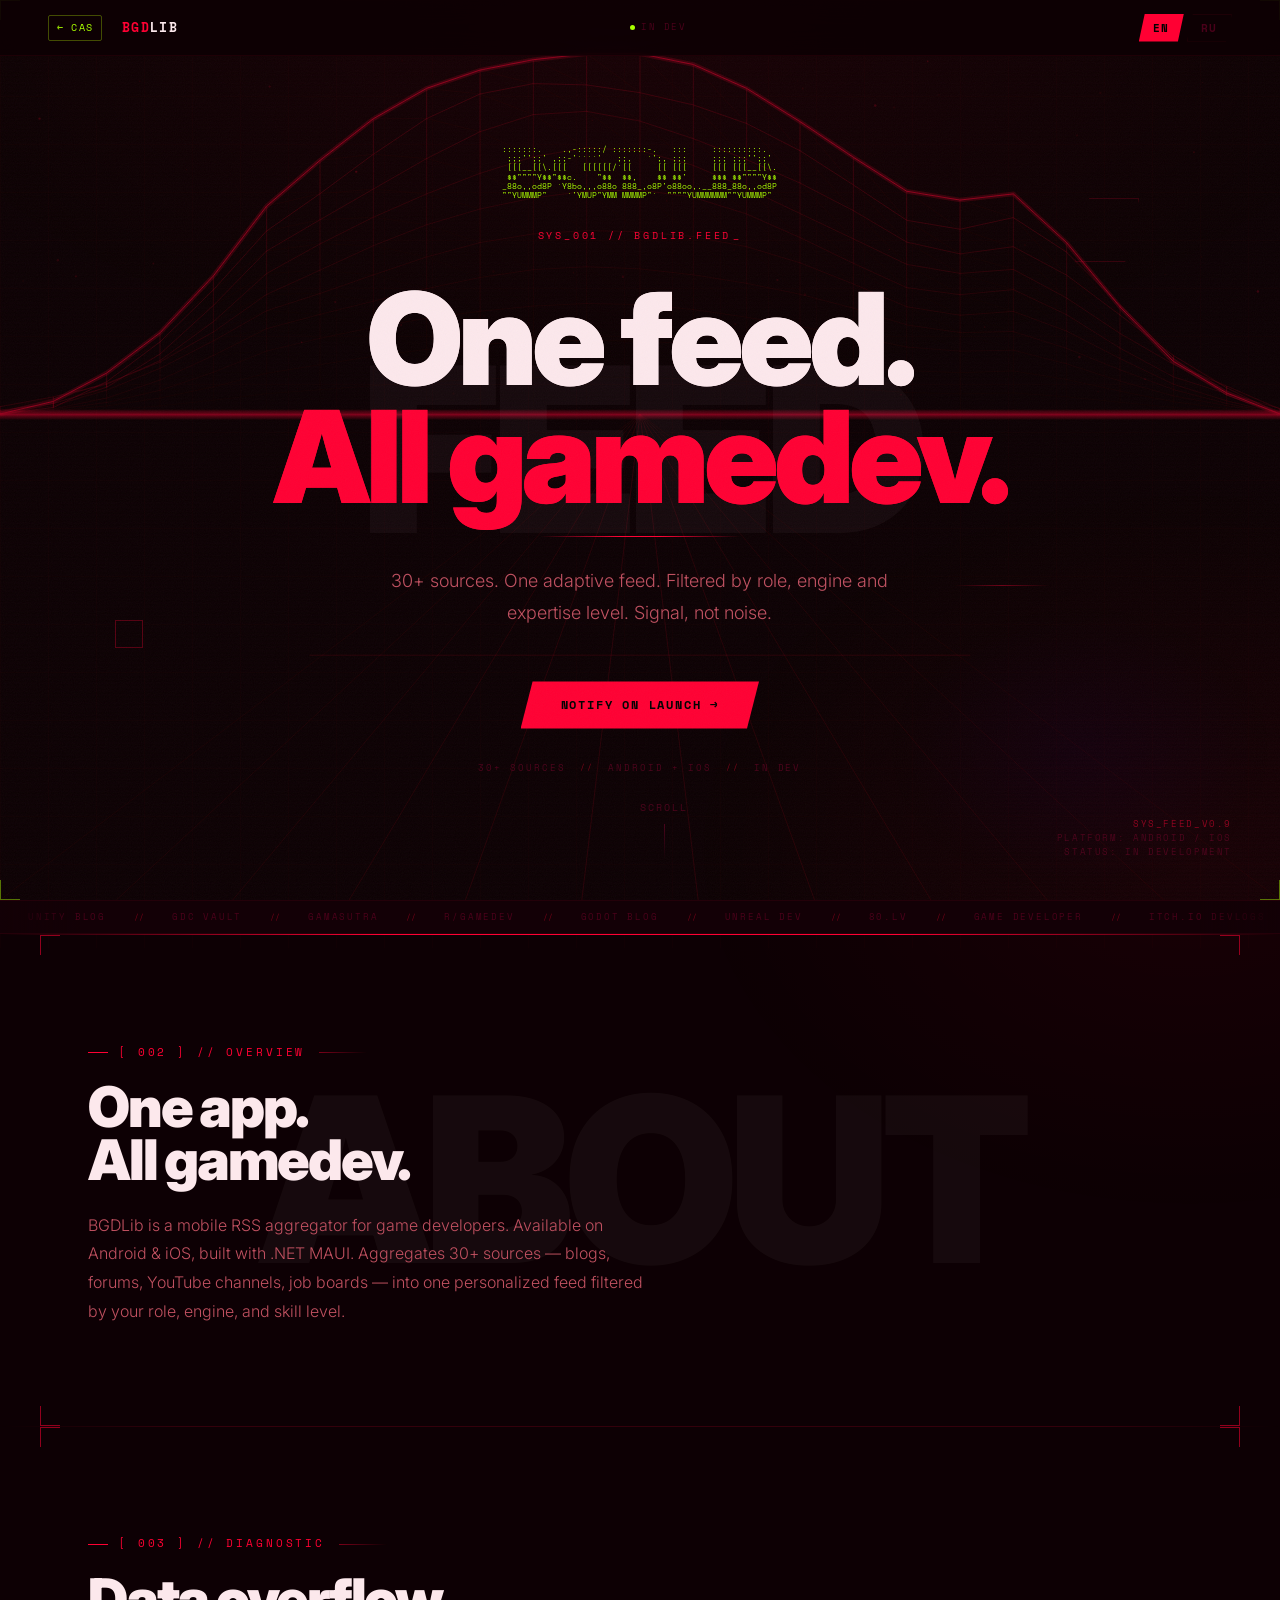
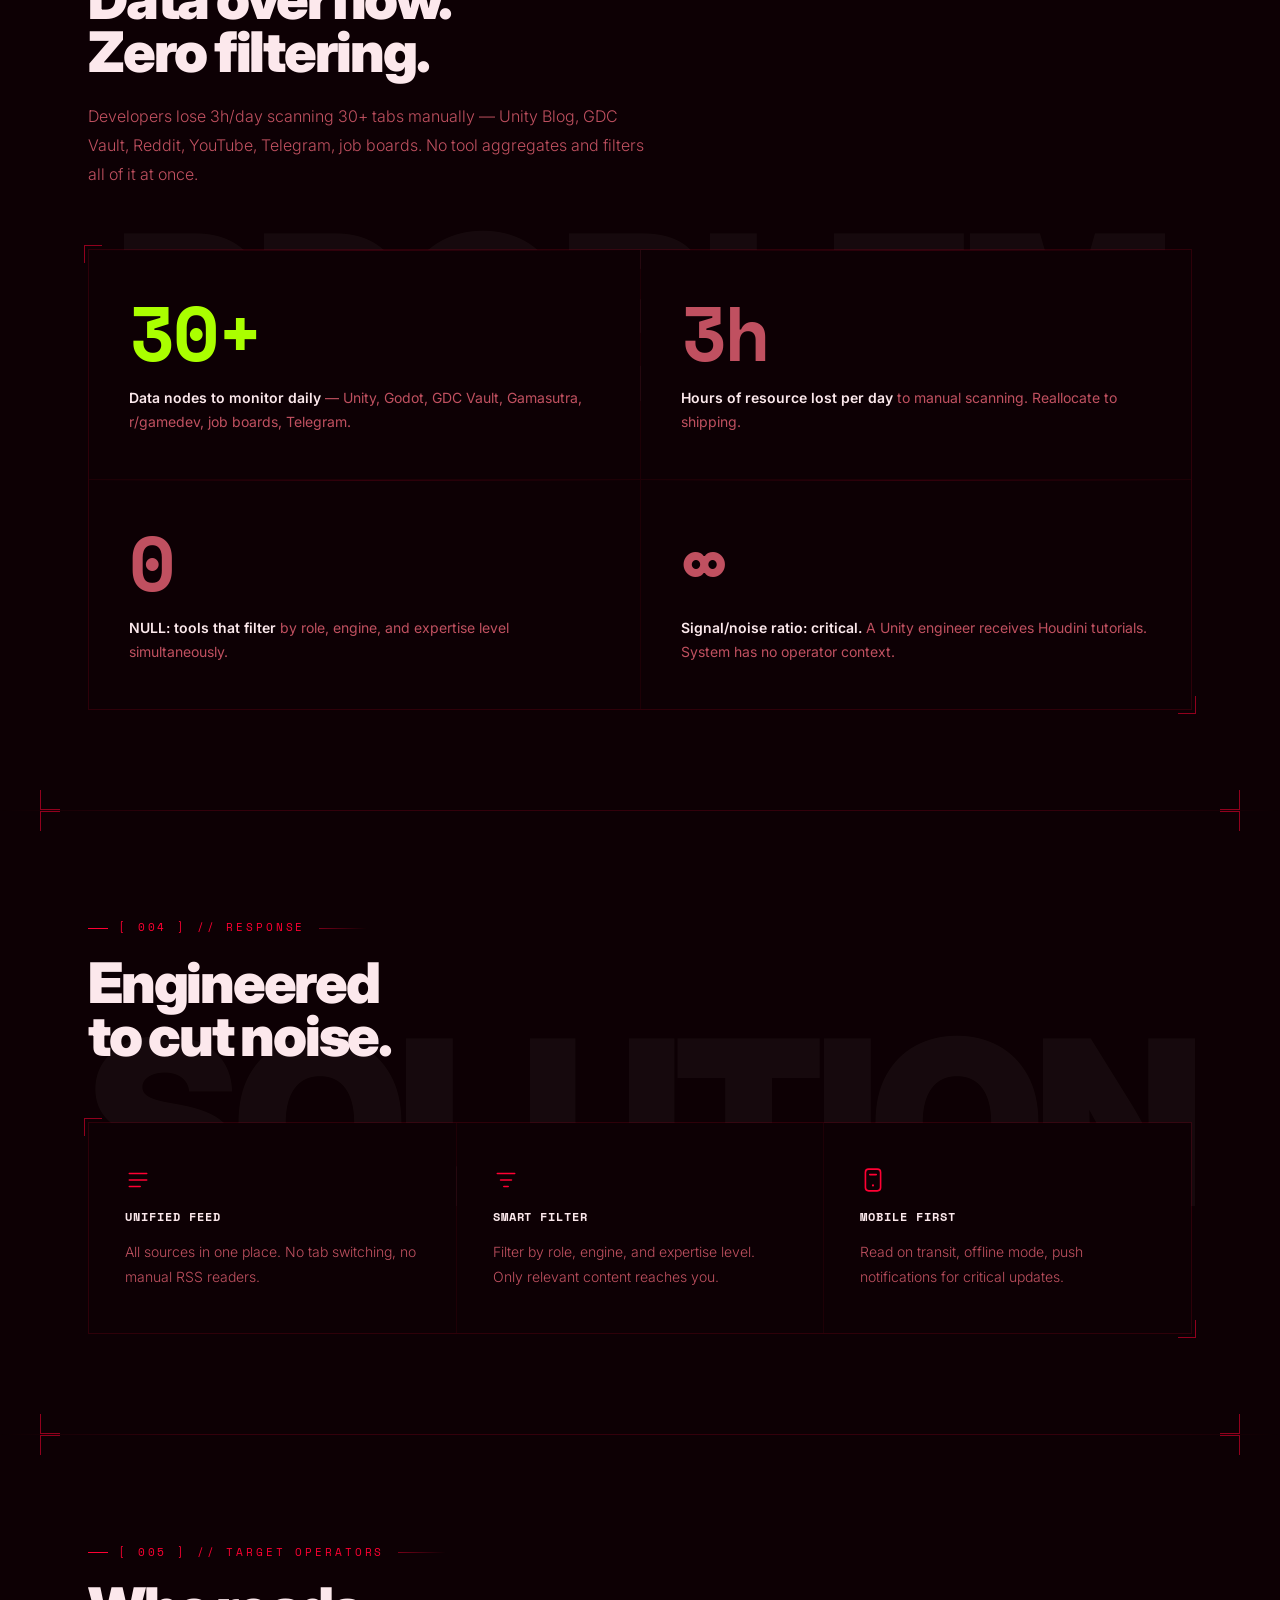
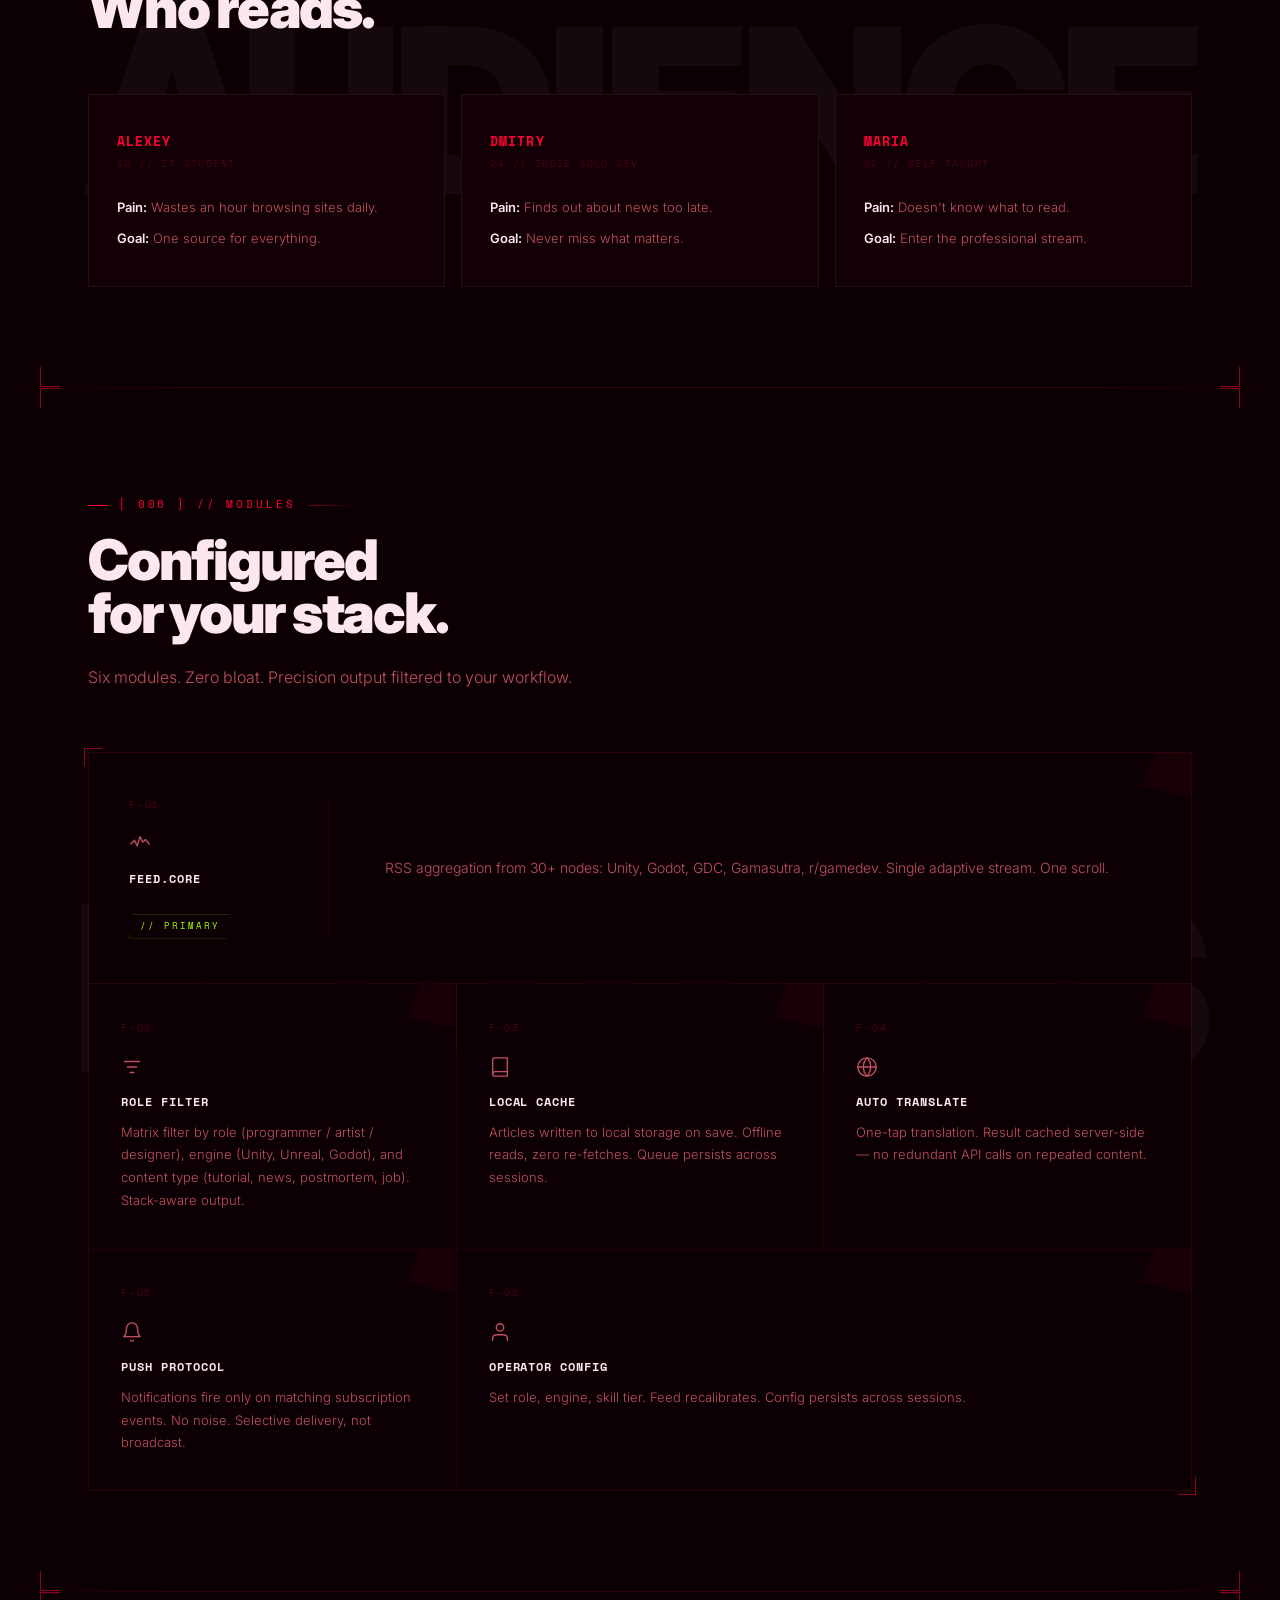
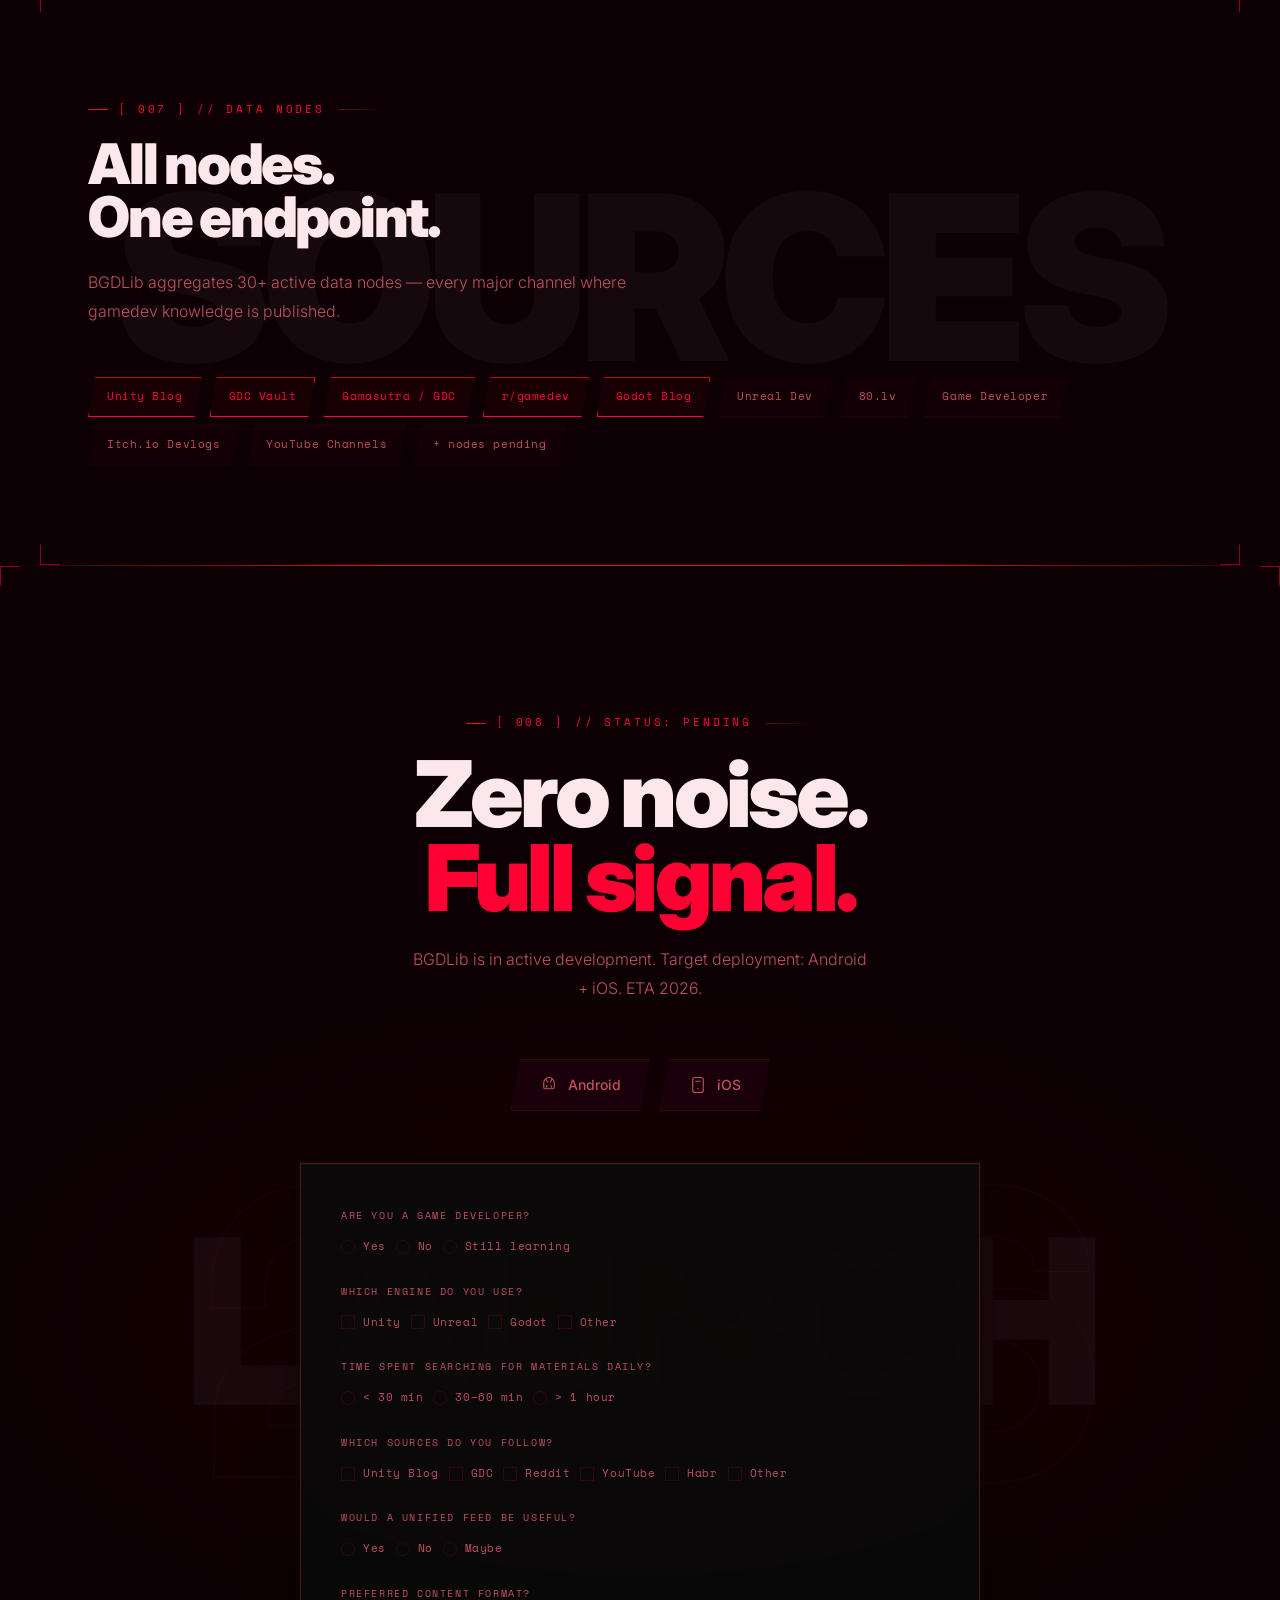
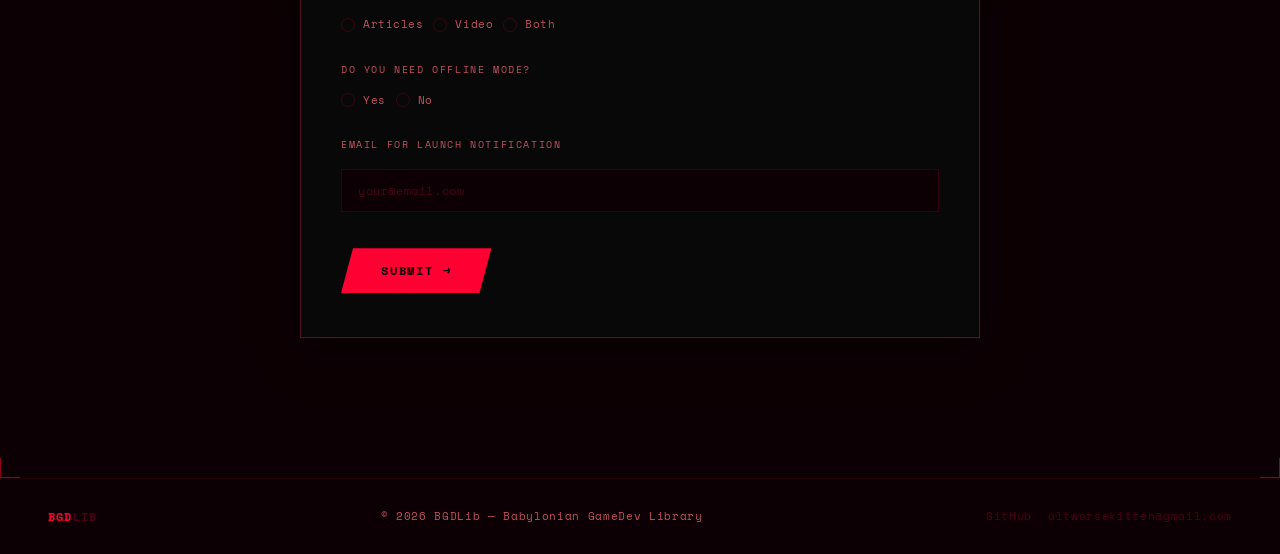
<file: index.html>
<!DOCTYPE html>
<html lang="en">
<head>
  <meta charset="UTF-8">
  <meta name="viewport" content="width=device-width, initial-scale=1.0">
  <title>BGDLib — Babylonian GameDev Library</title>
  <meta name="description" content="BGDLib is a mobile RSS aggregator for game developers — 30+ sources, one adaptive feed filtered by role, engine, and expertise level. Android &amp; iOS.">
  <meta property="og:title" content="BGDLib — Babylonian GameDev Library">
  <meta property="og:description" content="30+ sources. One adaptive feed. Filtered by role, engine and expertise level. Signal, not noise.">
  <meta property="og:url" content="https://crazyanimalsstudio.space/bgd">
  <meta property="og:type" content="website">
  <meta property="og:image" content="/og-image.png">
  <meta name="twitter:card" content="summary_large_image">
  <meta name="twitter:title" content="BGDLib — Babylonian GameDev Library">
  <meta name="twitter:description" content="30+ sources. One adaptive feed. Filtered by role, engine and expertise level. Signal, not noise.">
  <link rel="canonical" href="https://crazyanimalsstudio.space/bgd">
  <link rel="preconnect" href="https://fonts.googleapis.com">
  <link rel="preconnect" href="https://fonts.gstatic.com" crossorigin>
  <link href="https://fonts.googleapis.com/css2?family=Inter:wght@300;400;600;700;900&family=Space+Mono:wght@400;700&display=swap" rel="stylesheet">
  <link rel="stylesheet" href="styles.css">
</head>
<body>

  <!-- AMBIENT LAYERS -->
  <div class="bg-orb" aria-hidden="true"></div>
  <div class="bg-scan" aria-hidden="true"></div>
  <div class="bg-grain" aria-hidden="true"></div>
  <div class="progress-bar" id="pb"></div>
  <div class="palette-tag" id="palTag" aria-hidden="true"></div>

  <!-- BOOT OVERLAY -->
  <div id="boot-overlay" role="status" aria-label="System initializing">
    <pre id="boot-logo" aria-hidden="true"></pre>
    <div id="boot-body">
      <div id="boot-left"></div>
      <div id="boot-right"></div>
    </div>
    <div id="boot-skip" aria-hidden="true">[ PRESS ANY KEY TO SKIP ]</div>
  </div>

  <!-- NAV -->
  <nav>
    <div class="nav-brand">
      <a class="nav-cas" href="https://crazyanimalsstudio.space" aria-label="CAS — Crazy Animals Studio">← CAS</a>
      <a class="nav-logo" href="#" aria-label="BGDLib — Babylonian GameDev Library"><span class="acc">BGD</span>Lib</a>
    </div>
    <div class="nav-status" aria-hidden="true">IN DEV</div>
    <div class="lang-toggle" role="group" aria-label="Language / Язык">
      <button class="lang-btn active" data-lang="en" aria-pressed="true">EN</button>
      <button class="lang-btn" data-lang="ru" aria-pressed="false">RU</button>
    </div>
  </nav>

  <!-- HERO -->
  <section class="hero" id="top">
    <span class="c-tl" aria-hidden="true"></span>
    <span class="c-tr" aria-hidden="true"></span>
    <span class="c-bl" aria-hidden="true"></span>
    <span class="c-br" aria-hidden="true"></span>
    <span class="ghost-label" aria-hidden="true">FEED</span>
    <div class="hero-blue" aria-hidden="true"></div>
    <div class="hero-shape s1" aria-hidden="true"></div>
    <div class="hero-shape s2" aria-hidden="true"></div>
    <div class="hero-shape s3" aria-hidden="true"></div>
    <div class="hero-inner">
      <pre id="ascii-logo" aria-label="BGDLib ASCII art logo"></pre>
      <p class="hero-eyebrow" data-t="hero.eyebrow">SYS_001 // BGDLIB.FEED</p>
      <div class="hero-title-wrap">
        <h1 class="hero-title" data-t="hero.title">One feed.<br><em>All gamedev.</em></h1>
        <div class="hero-title-clone" aria-hidden="true">One feed.<br><em>All gamedev.</em></div>
      </div>
      <div class="hero-rule" aria-hidden="true"></div>
      <p class="hero-sub" data-t="hero.sub">30+ sources. One adaptive feed. Filtered by role, engine and expertise level. Signal, not noise.</p>
      <a class="btn-primary" href="#cta" data-t="hero.cta">Notify on launch →</a>
      <div class="hero-tagline" aria-hidden="true">
        <span>30+ Sources</span>
        <span class="ht-sep">//</span>
        <span>Android + iOS</span>
        <span class="ht-sep">//</span>
        <span>In Dev</span>
      </div>
    </div>
    <div class="hero-scroll" data-t="hero.scroll">Scroll</div>
    <div class="hud-data" aria-hidden="true">
      <span>SYS_FEED_v0.9</span>
      <span>PLATFORM: ANDROID / IOS</span>
      <span>STATUS: IN DEVELOPMENT</span>
    </div>
  </section>

  <!-- SOURCE TICKER -->
  <div class="ticker-wrap" aria-hidden="true">
    <div class="ticker">
      <span class="t-item">Unity Blog</span><span class="t-sep">//</span>
      <span class="t-item">GDC Vault</span><span class="t-sep">//</span>
      <span class="t-item">Gamasutra</span><span class="t-sep">//</span>
      <span class="t-item">r/gamedev</span><span class="t-sep">//</span>
      <span class="t-item">Godot Blog</span><span class="t-sep">//</span>
      <span class="t-item">Unreal Dev</span><span class="t-sep">//</span>
      <span class="t-item">80.lv</span><span class="t-sep">//</span>
      <span class="t-item">Game Developer</span><span class="t-sep">//</span>
      <span class="t-item">Itch.io Devlogs</span><span class="t-sep">//</span>
      <span class="t-item">YouTube Channels</span><span class="t-sep">//</span>
      <span class="t-item">Unity Blog</span><span class="t-sep">//</span>
      <span class="t-item">GDC Vault</span><span class="t-sep">//</span>
      <span class="t-item">Gamasutra</span><span class="t-sep">//</span>
      <span class="t-item">r/gamedev</span><span class="t-sep">//</span>
      <span class="t-item">Godot Blog</span><span class="t-sep">//</span>
      <span class="t-item">Unreal Dev</span><span class="t-sep">//</span>
      <span class="t-item">80.lv</span><span class="t-sep">//</span>
      <span class="t-item">Game Developer</span><span class="t-sep">//</span>
      <span class="t-item">Itch.io Devlogs</span><span class="t-sep">//</span>
      <span class="t-item">YouTube Channels</span><span class="t-sep">//</span>
    </div>
  </div>

  <div class="div-accent"></div>

  <!-- ABOUT -->
  <section class="section reveal" id="about">
    <span class="c-tl" aria-hidden="true"></span>
    <span class="c-tr" aria-hidden="true"></span>
    <span class="c-bl" aria-hidden="true"></span>
    <span class="c-br" aria-hidden="true"></span>
    <span class="ghost-label" aria-hidden="true">ABOUT</span>
    <span class="s-label" data-t="about.label">[ 002 ] // OVERVIEW</span>
    <h2 class="s-title" data-t="about.title">One app.<br>All gamedev.</h2>
    <p class="s-body" data-t="about.body">BGDLib is a mobile RSS aggregator for game developers. Available on Android &amp; iOS, built with .NET MAUI. Aggregates 30+ sources — blogs, forums, YouTube channels, job boards — into one personalized feed filtered by your role, engine, and skill level.</p>
  </section>

  <div class="div-faint"></div>

  <!-- PROBLEM -->
  <section class="section reveal" id="problem">
    <span class="c-tl" aria-hidden="true"></span>
    <span class="c-tr" aria-hidden="true"></span>
    <span class="c-bl" aria-hidden="true"></span>
    <span class="c-br" aria-hidden="true"></span>
    <span class="ghost-label" aria-hidden="true">PROBLEM</span>
    <span class="s-label" data-t="problem.label">[ 003 ] // DIAGNOSTIC</span>
    <h2 class="s-title" data-t="problem.title">Data overflow.<br>Zero filtering.</h2>
    <p class="s-body" data-t="problem.body">Developers lose 3h/day scanning 30+ tabs manually — Unity Blog, GDC Vault, Reddit, YouTube, Telegram, job boards. No tool aggregates and filters all of it at once.</p>
    <div class="problem-grid">
      <div class="prob-cell reveal">
        <div class="p-num lime" data-raw="30" data-suffix="+">30+</div>
        <p class="p-text" data-t="problem.stat1"><strong>Data nodes to monitor daily</strong> — Unity, Godot, GDC Vault, Gamasutra, r/gamedev, job boards, Telegram.</p>
      </div>
      <div class="prob-cell reveal">
        <div class="p-num" data-raw="3" data-suffix="h">3h</div>
        <p class="p-text" data-t="problem.stat2"><strong>Hours of resource lost per day</strong> to manual scanning. Reallocate to shipping.</p>
      </div>
      <div class="prob-cell reveal">
        <div class="p-num" data-raw="0" data-suffix="">0</div>
        <p class="p-text" data-t="problem.stat3"><strong>NULL: tools that filter</strong> by role, engine, and expertise level simultaneously.</p>
      </div>
      <div class="prob-cell reveal">
        <div class="p-num" data-raw="inf">∞</div>
        <p class="p-text" data-t="problem.stat4"><strong>Signal/noise ratio: critical.</strong> A Unity engineer receives Houdini tutorials. System has no operator context.</p>
      </div>
    </div>
  </section>

  <div class="div-faint"></div>

  <!-- SOLUTION -->
  <section class="section reveal" id="solution">
    <span class="c-tl" aria-hidden="true"></span>
    <span class="c-tr" aria-hidden="true"></span>
    <span class="c-bl" aria-hidden="true"></span>
    <span class="c-br" aria-hidden="true"></span>
    <span class="ghost-label" aria-hidden="true">SOLUTION</span>
    <span class="s-label" data-t="solution.label">[ 004 ] // RESPONSE</span>
    <h2 class="s-title" data-t="solution.title">Engineered<br>to cut noise.</h2>
    <div class="sol-grid">
      <div class="sol-cell reveal">
        <svg class="sol-icon" viewBox="0 0 24 24" fill="none" stroke="currentColor" stroke-width="1.5" stroke-linecap="round" stroke-linejoin="round" aria-hidden="true"><path d="M4 6h16M4 12h16M4 18h10"/></svg>
        <div class="sol-name" data-t="sol1.name">UNIFIED FEED</div>
        <p class="sol-text" data-t="sol1.text">All sources in one place. No tab switching, no manual RSS readers.</p>
      </div>
      <div class="sol-cell reveal">
        <svg class="sol-icon" viewBox="0 0 24 24" fill="none" stroke="currentColor" stroke-width="1.5" stroke-linecap="round" stroke-linejoin="round" aria-hidden="true"><line x1="4" y1="6" x2="20" y2="6"/><line x1="7" y1="12" x2="17" y2="12"/><line x1="10" y1="18" x2="14" y2="18"/></svg>
        <div class="sol-name" data-t="sol2.name">SMART FILTER</div>
        <p class="sol-text" data-t="sol2.text">Filter by role, engine, and expertise level. Only relevant content reaches you.</p>
      </div>
      <div class="sol-cell reveal">
        <svg class="sol-icon" viewBox="0 0 24 24" fill="none" stroke="currentColor" stroke-width="1.5" stroke-linecap="round" stroke-linejoin="round" aria-hidden="true"><rect x="5" y="2" width="14" height="20" rx="3"/><line x1="9" y1="7" x2="15" y2="7"/><circle cx="12" cy="17" r="1" fill="currentColor" stroke="none"/></svg>
        <div class="sol-name" data-t="sol3.name">MOBILE FIRST</div>
        <p class="sol-text" data-t="sol3.text">Read on transit, offline mode, push notifications for critical updates.</p>
      </div>
    </div>
  </section>

  <div class="div-faint"></div>

  <!-- AUDIENCE -->
  <section class="section reveal" id="audience">
    <span class="c-tl" aria-hidden="true"></span>
    <span class="c-tr" aria-hidden="true"></span>
    <span class="c-bl" aria-hidden="true"></span>
    <span class="c-br" aria-hidden="true"></span>
    <span class="ghost-label" aria-hidden="true">AUDIENCE</span>
    <span class="s-label" data-t="audience.label">[ 005 ] // TARGET OPERATORS</span>
    <h2 class="s-title" data-t="audience.title">Who reads.</h2>
    <div class="aud-grid">
      <div class="aud-card reveal">
        <div class="aud-name" data-t="aud1.name">ALEXEY</div>
        <div class="aud-meta" data-t="aud1.meta">19 // IT STUDENT</div>
        <p class="aud-item" data-t="aud1.pain"><strong>Pain:</strong> Wastes an hour browsing sites daily.</p>
        <p class="aud-item" data-t="aud1.goal"><strong>Goal:</strong> One source for everything.</p>
      </div>
      <div class="aud-card reveal">
        <div class="aud-name" data-t="aud2.name">DMITRY</div>
        <div class="aud-meta" data-t="aud2.meta">24 // INDIE SOLO DEV</div>
        <p class="aud-item" data-t="aud2.pain"><strong>Pain:</strong> Finds out about news too late.</p>
        <p class="aud-item" data-t="aud2.goal"><strong>Goal:</strong> Never miss what matters.</p>
      </div>
      <div class="aud-card reveal">
        <div class="aud-name" data-t="aud3.name">MARIA</div>
        <div class="aud-meta" data-t="aud3.meta">22 // SELF-TAUGHT</div>
        <p class="aud-item" data-t="aud3.pain"><strong>Pain:</strong> Doesn't know what to read.</p>
        <p class="aud-item" data-t="aud3.goal"><strong>Goal:</strong> Enter the professional stream.</p>
      </div>
    </div>
  </section>

  <div class="div-faint"></div>

  <!-- FEATURES -->
  <section class="section reveal" id="features">
    <span class="c-tl" aria-hidden="true"></span>
    <span class="c-tr" aria-hidden="true"></span>
    <span class="c-bl" aria-hidden="true"></span>
    <span class="c-br" aria-hidden="true"></span>
    <span class="ghost-label" aria-hidden="true">FEATURES</span>
    <span class="s-label" data-t="features.label">[ 006 ] // MODULES</span>
    <h2 class="s-title" data-t="features.title">Configured<br>for your stack.</h2>
    <p class="s-body" data-t="features.body">Six modules. Zero bloat. Precision output filtered to your workflow.</p>
    <div class="feat-grid">
      <article class="feat-card primary reveal">
        <div class="f-primary-left">
          <span class="f-seq">F–01</span>
          <svg class="f-icon" viewBox="0 0 24 24" fill="none" stroke="currentColor" stroke-width="1.5" stroke-linecap="round" stroke-linejoin="round" aria-hidden="true"><polyline points="2 12 6 8 9 14 12 4 15 10 18 7 22 12"/></svg>
          <div class="f-name" data-t="feat1.title">FEED.CORE</div>
          <span class="f-badge" data-t="feat1.badge">// PRIMARY</span>
        </div>
        <div class="f-primary-right">
          <p class="f-desc" data-t="feat1.desc">RSS aggregation from 30+ nodes: Unity, Godot, GDC, Gamasutra, r/gamedev. Single adaptive stream. One scroll.</p>
        </div>
      </article>
      <article class="feat-card reveal">
        <span class="f-seq">F–02</span>
        <svg class="f-icon" viewBox="0 0 24 24" fill="none" stroke="currentColor" stroke-width="1.5" stroke-linecap="round" aria-hidden="true"><line x1="4" y1="6" x2="20" y2="6"/><line x1="7" y1="12" x2="17" y2="12"/><line x1="10" y1="18" x2="14" y2="18"/></svg>
        <div class="f-name" data-t="feat2.title">ROLE FILTER</div>
        <p class="f-desc" data-t="feat2.desc">Matrix filter by role (programmer / artist / designer), engine (Unity, Unreal, Godot), and content type (tutorial, news, postmortem, job). Stack-aware output.</p>
      </article>
      <article class="feat-card reveal">
        <span class="f-seq">F–03</span>
        <svg class="f-icon" viewBox="0 0 24 24" fill="none" stroke="currentColor" stroke-width="1.5" stroke-linecap="round" stroke-linejoin="round" aria-hidden="true"><path d="M4 19.5A2.5 2.5 0 0 1 6.5 17H20"/><path d="M6.5 2H20v20H6.5A2.5 2.5 0 0 1 4 19.5v-15A2.5 2.5 0 0 1 6.5 2z"/></svg>
        <div class="f-name" data-t="feat3.title">LOCAL CACHE</div>
        <p class="f-desc" data-t="feat3.desc">Articles written to local storage on save. Offline reads, zero re-fetches. Queue persists across sessions.</p>
      </article>
      <article class="feat-card reveal">
        <span class="f-seq">F–04</span>
        <svg class="f-icon" viewBox="0 0 24 24" fill="none" stroke="currentColor" stroke-width="1.5" stroke-linecap="round" stroke-linejoin="round" aria-hidden="true"><circle cx="12" cy="12" r="10"/><line x1="2" y1="12" x2="22" y2="12"/><path d="M12 2a15.3 15.3 0 0 1 4 10 15.3 15.3 0 0 1-4 10 15.3 15.3 0 0 1-4-10 15.3 15.3 0 0 1 4-10z"/></svg>
        <div class="f-name" data-t="feat4.title">AUTO TRANSLATE</div>
        <p class="f-desc" data-t="feat4.desc">One-tap translation. Result cached server-side — no redundant API calls on repeated content.</p>
      </article>
      <article class="feat-card reveal">
        <span class="f-seq">F–05</span>
        <svg class="f-icon" viewBox="0 0 24 24" fill="none" stroke="currentColor" stroke-width="1.5" stroke-linecap="round" stroke-linejoin="round" aria-hidden="true"><path d="M18 8A6 6 0 0 0 6 8c0 7-3 9-3 9h18s-3-2-3-9"/><path d="M13.73 21a2 2 0 0 1-3.46 0"/></svg>
        <div class="f-name" data-t="feat5.title">PUSH PROTOCOL</div>
        <p class="f-desc" data-t="feat5.desc">Notifications fire only on matching subscription events. No noise. Selective delivery, not broadcast.</p>
      </article>
      <article class="feat-card last-wide reveal">
        <span class="f-seq">F–06</span>
        <svg class="f-icon" viewBox="0 0 24 24" fill="none" stroke="currentColor" stroke-width="1.5" stroke-linecap="round" stroke-linejoin="round" aria-hidden="true"><path d="M20 21v-2a4 4 0 0 0-4-4H8a4 4 0 0 0-4 4v2"/><circle cx="12" cy="7" r="4"/></svg>
        <div class="f-name" data-t="feat6.title">OPERATOR CONFIG</div>
        <p class="f-desc" data-t="feat6.desc">Set role, engine, skill tier. Feed recalibrates. Config persists across sessions.</p>
      </article>
    </div>
  </section>

  <div class="div-faint"></div>

  <!-- SOURCES -->
  <section class="section reveal" id="sources">
    <span class="c-tl" aria-hidden="true"></span>
    <span class="c-tr" aria-hidden="true"></span>
    <span class="c-bl" aria-hidden="true"></span>
    <span class="c-br" aria-hidden="true"></span>
    <span class="ghost-label" aria-hidden="true">SOURCES</span>
    <span class="s-label" data-t="sources.label">[ 007 ] // DATA NODES</span>
    <h2 class="s-title" data-t="sources.title">All nodes.<br>One endpoint.</h2>
    <p class="s-body" data-t="sources.body">BGDLib aggregates 30+ active data nodes — every major channel where gamedev knowledge is published.</p>
    <div class="src-cloud" id="srcCloud" role="list">
      <div class="src-tag hi" role="listitem">Unity Blog</div>
      <div class="src-tag hi" role="listitem">GDC Vault</div>
      <div class="src-tag hi" role="listitem">Gamasutra / GDC</div>
      <div class="src-tag hi" role="listitem">r/gamedev</div>
      <div class="src-tag hi" role="listitem">Godot Blog</div>
      <div class="src-tag" role="listitem">Unreal Dev</div>
      <div class="src-tag" role="listitem">80.lv</div>
      <div class="src-tag" role="listitem">Game Developer</div>
      <div class="src-tag" role="listitem">Itch.io Devlogs</div>
      <div class="src-tag" role="listitem">YouTube Channels</div>
      <div class="src-tag" role="listitem" data-t="sources.more">+ nodes pending</div>
    </div>
  </section>

  <div class="div-accent"></div>

  <!-- CTA -->
  <div class="cta-section reveal" id="cta">
    <span class="c-tl" aria-hidden="true"></span>
    <span class="c-tr" aria-hidden="true"></span>
    <span class="c-bl" aria-hidden="true"></span>
    <span class="c-br" aria-hidden="true"></span>
    <span class="ghost-label" aria-hidden="true">LAUNCH</span>
    <div class="cta-ghost" aria-hidden="true">2026</div>
    <div class="cta-inner">
      <span class="s-label" data-t="cta.label">[ 008 ] // STATUS: PENDING</span>
      <h2 class="cta-title" data-t="cta.title">Zero noise.<br><em>Full signal.</em></h2>
      <p class="cta-sub" data-t="cta.sub">BGDLib is in active development. Target deployment: Android + iOS. ETA 2026.</p>
      <div class="platforms">
        <div class="plat">
          <svg width="18" height="18" viewBox="0 0 24 24" fill="none" stroke="currentColor" stroke-width="1.5" stroke-linecap="round" stroke-linejoin="round" aria-hidden="true"><path d="M5 9a7 7 0 0 1 14 0v6a2 2 0 0 1-2 2H7a2 2 0 0 1-2-2z"/><path d="M8 4 10 8M16 4 14 8"/><line x1="9" y1="13" x2="9" y2="15"/><line x1="15" y1="13" x2="15" y2="15"/></svg>
          <span data-t="cta.android">Android</span>
        </div>
        <div class="plat">
          <svg width="18" height="18" viewBox="0 0 24 24" fill="none" stroke="currentColor" stroke-width="1.5" stroke-linecap="round" stroke-linejoin="round" aria-hidden="true"><rect x="5" y="2" width="14" height="20" rx="3"/><line x1="9" y1="7" x2="15" y2="7"/><circle cx="12" cy="17" r="1" fill="currentColor" stroke="none"/></svg>
          <span data-t="cta.ios">iOS</span>
        </div>
      </div>

      <!-- SURVEY FORM -->
      <form id="survey-form" class="survey-form" novalidate>
        <fieldset class="survey-fieldset">
          <legend class="survey-legend" data-t="survey.q1">Are you a game developer?</legend>
          <div class="survey-options">
            <label class="survey-option"><input type="radio" name="q1" value="yes"><span class="survey-check"></span><span data-t="survey.q1.yes">Yes</span></label>
            <label class="survey-option"><input type="radio" name="q1" value="no"><span class="survey-check"></span><span data-t="survey.q1.no">No</span></label>
            <label class="survey-option"><input type="radio" name="q1" value="learning"><span class="survey-check"></span><span data-t="survey.q1.learning">Still learning</span></label>
          </div>
        </fieldset>
        <fieldset class="survey-fieldset">
          <legend class="survey-legend" data-t="survey.q2">Which engine do you use?</legend>
          <div class="survey-options">
            <label class="survey-option"><input type="checkbox" name="q2" value="unity"><span class="survey-check"></span><span>Unity</span></label>
            <label class="survey-option"><input type="checkbox" name="q2" value="unreal"><span class="survey-check"></span><span>Unreal</span></label>
            <label class="survey-option"><input type="checkbox" name="q2" value="godot"><span class="survey-check"></span><span>Godot</span></label>
            <label class="survey-option"><input type="checkbox" name="q2" value="other"><span class="survey-check"></span><span data-t="survey.other">Other</span></label>
          </div>
        </fieldset>
        <fieldset class="survey-fieldset">
          <legend class="survey-legend" data-t="survey.q3">Time spent searching for materials daily?</legend>
          <div class="survey-options">
            <label class="survey-option"><input type="radio" name="q3" value="lt30"><span class="survey-check"></span><span data-t="survey.q3.lt30">&lt; 30 min</span></label>
            <label class="survey-option"><input type="radio" name="q3" value="30to60"><span class="survey-check"></span><span data-t="survey.q3.30to60">30–60 min</span></label>
            <label class="survey-option"><input type="radio" name="q3" value="gt60"><span class="survey-check"></span><span data-t="survey.q3.gt60">&gt; 1 hour</span></label>
          </div>
        </fieldset>
        <fieldset class="survey-fieldset">
          <legend class="survey-legend" data-t="survey.q4">Which sources do you follow?</legend>
          <div class="survey-options">
            <label class="survey-option"><input type="checkbox" name="q4" value="unity-blog"><span class="survey-check"></span><span>Unity Blog</span></label>
            <label class="survey-option"><input type="checkbox" name="q4" value="gdc"><span class="survey-check"></span><span>GDC</span></label>
            <label class="survey-option"><input type="checkbox" name="q4" value="reddit"><span class="survey-check"></span><span>Reddit</span></label>
            <label class="survey-option"><input type="checkbox" name="q4" value="youtube"><span class="survey-check"></span><span>YouTube</span></label>
            <label class="survey-option"><input type="checkbox" name="q4" value="habr"><span class="survey-check"></span><span>Habr</span></label>
            <label class="survey-option"><input type="checkbox" name="q4" value="other"><span class="survey-check"></span><span data-t="survey.other">Other</span></label>
          </div>
        </fieldset>
        <fieldset class="survey-fieldset">
          <legend class="survey-legend" data-t="survey.q5">Would a unified feed be useful?</legend>
          <div class="survey-options">
            <label class="survey-option"><input type="radio" name="q5" value="yes"><span class="survey-check"></span><span data-t="survey.q5.yes">Yes</span></label>
            <label class="survey-option"><input type="radio" name="q5" value="no"><span class="survey-check"></span><span data-t="survey.q5.no">No</span></label>
            <label class="survey-option"><input type="radio" name="q5" value="maybe"><span class="survey-check"></span><span data-t="survey.q5.maybe">Maybe</span></label>
          </div>
        </fieldset>
        <fieldset class="survey-fieldset">
          <legend class="survey-legend" data-t="survey.q6">Preferred content format?</legend>
          <div class="survey-options">
            <label class="survey-option"><input type="radio" name="q6" value="articles"><span class="survey-check"></span><span data-t="survey.q6.articles">Articles</span></label>
            <label class="survey-option"><input type="radio" name="q6" value="video"><span class="survey-check"></span><span data-t="survey.q6.video">Video</span></label>
            <label class="survey-option"><input type="radio" name="q6" value="both"><span class="survey-check"></span><span data-t="survey.q6.both">Both</span></label>
          </div>
        </fieldset>
        <fieldset class="survey-fieldset">
          <legend class="survey-legend" data-t="survey.q7">Do you need offline mode?</legend>
          <div class="survey-options">
            <label class="survey-option"><input type="radio" name="q7" value="yes"><span class="survey-check"></span><span data-t="survey.q7.yes">Yes</span></label>
            <label class="survey-option"><input type="radio" name="q7" value="no"><span class="survey-check"></span><span data-t="survey.q7.no">No</span></label>
          </div>
        </fieldset>
        <fieldset class="survey-fieldset">
          <legend class="survey-legend" data-t="survey.q8">Email for launch notification</legend>
          <input type="email" name="email" class="survey-email" placeholder="your@email.com" autocomplete="email">
        </fieldset>
        <button type="submit" class="btn-primary survey-submit" data-t="survey.submit">Submit →</button>
      </form>
      <div id="survey-success" class="survey-msg survey-success" hidden data-t="survey.success">Signal received. ✓</div>
      <div id="survey-error" class="survey-msg survey-error" hidden data-t="survey.error">Transmission failed. Try again.</div>
    </div>
  </div>

  <!-- FOOTER -->
  <footer>
    <div class="foot-logo"><span class="acc">BGD</span>Lib</div>
    <div class="foot-copy" data-t="footer.copy">© 2026 Babylonian GameDev Library</div>
    <div class="foot-links">
      <a class="foot-link" href="https://github.com/ik4rcat" target="_blank" rel="noopener">GitHub</a>
      <a class="foot-link" href="mailto:altworsekitten@gmail.com">altworsekitten@gmail.com</a>
    </div>
  </footer>

  <script src="script.js"></script>
</body>
</html>
</file>
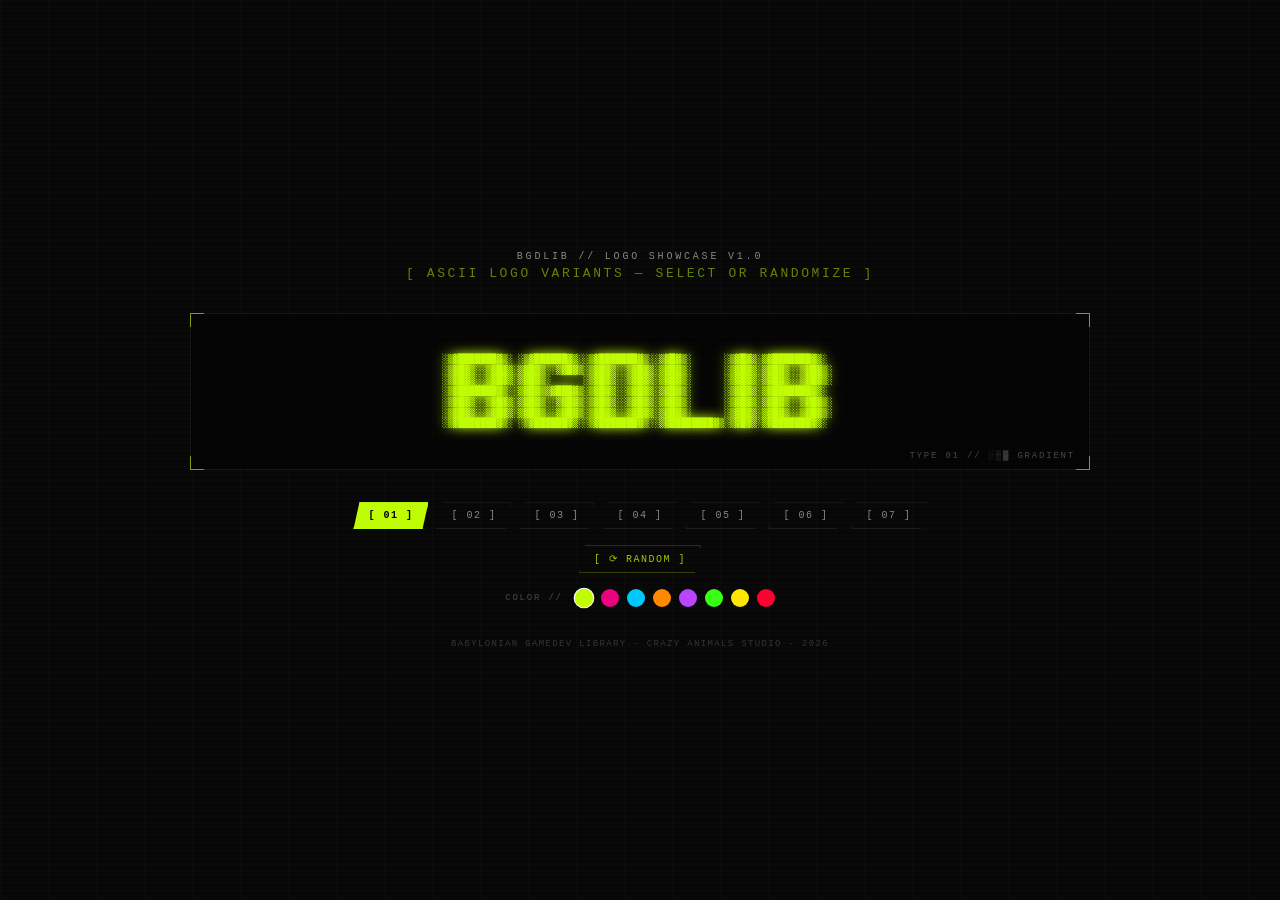
<file: logosс.html>
<!DOCTYPE html>
<html lang="ru">
<head>
<meta charset="UTF-8">
<meta name="viewport" content="width=device-width, initial-scale=1.0">
<title>BGDLib — Logo Showcase</title>
<style>
  * { box-sizing: border-box; margin: 0; padding: 0; }

  :root {
    --bg: #090909;
    --accent: #c0fc04;
    --text2: #888880;
    --border: rgba(255,255,255,0.07);
  }

  body {
    background: var(--bg);
    color: var(--accent);
    font-family: 'Courier New', 'Lucida Console', monospace;
    min-height: 100vh;
    display: flex;
    flex-direction: column;
    align-items: center;
    justify-content: center;
    padding: 32px 16px;
    gap: 32px;
    position: relative;
    overflow: hidden;
  }

  /* grid bg */
  body::before {
    content: '';
    position: fixed;
    inset: 0;
    background-image:
      linear-gradient(rgba(255,255,255,0.018) 1px, transparent 1px),
      linear-gradient(90deg, rgba(255,255,255,0.018) 1px, transparent 1px);
    background-size: 48px 48px;
    pointer-events: none;
    z-index: 0;
  }

  /* scan lines */
  body::after {
    content: '';
    position: fixed;
    inset: 0;
    background: repeating-linear-gradient(
      0deg,
      transparent,
      transparent 2px,
      rgba(0,0,0,0.12) 2px,
      rgba(0,0,0,0.12) 4px
    );
    pointer-events: none;
    z-index: 0;
  }

  /* ── header ── */
  .header {
    position: relative;
    z-index: 1;
    text-align: center;
  }
  .header .sys-label {
    font-size: 10px;
    letter-spacing: 0.28em;
    text-transform: uppercase;
    color: var(--text2);
    margin-bottom: 4px;
  }
  .header .title {
    font-size: 13px;
    letter-spacing: 0.2em;
    color: var(--accent);
    opacity: 0.5;
  }

  /* ── logo frame ── */
  .logo-frame {
    position: relative;
    z-index: 1;
    padding: 40px 48px;
    border: 1px solid var(--border);
    background: rgba(0,0,0,0.4);
    min-width: min(900px, 95vw);
    display: flex;
    align-items: center;
    justify-content: center;
  }

  /* corner brackets */
  .logo-frame .c-tl, .logo-frame .c-tr,
  .logo-frame .c-bl, .logo-frame .c-br {
    position: absolute;
    width: 14px;
    height: 14px;
    border-color: var(--accent);
    border-style: solid;
    opacity: 0.6;
  }
  .logo-frame .c-tl { top: -1px; left: -1px;  border-width: 1px 0 0 1px; }
  .logo-frame .c-tr { top: -1px; right: -1px; border-width: 1px 1px 0 0; }
  .logo-frame .c-bl { bottom: -1px; left: -1px;  border-width: 0 0 1px 1px; }
  .logo-frame .c-br { bottom: -1px; right: -1px; border-width: 0 1px 1px 0; }

  #logo-display {
    font-size: clamp(3px, 0.75vw, 9px);
    line-height: 1.2;
    color: var(--accent);
    white-space: pre;
    text-align: left;
    filter: drop-shadow(0 0 6px var(--accent));
    transition: opacity 0.15s linear;
  }

  .logo-tag {
    position: absolute;
    bottom: 8px;
    right: 14px;
    font-size: 9px;
    letter-spacing: 0.2em;
    color: var(--text2);
    text-transform: uppercase;
    opacity: 0.5;
  }

  /* ── controls ── */
  .controls {
    position: relative;
    z-index: 1;
    display: flex;
    flex-direction: column;
    align-items: center;
    gap: 16px;
  }

  .btn-row {
    display: flex;
    flex-wrap: wrap;
    gap: 8px;
    justify-content: center;
  }

  .btn {
    background: transparent;
    border: 1px solid var(--border);
    color: var(--text2);
    font-family: 'Courier New', monospace;
    font-size: 10px;
    letter-spacing: 0.15em;
    text-transform: uppercase;
    padding: 7px 14px;
    cursor: crosshair;
    transition: border-color 0.12s linear, color 0.12s linear, background 0.12s linear;
    clip-path: polygon(6px 0%, 100% 0%, calc(100% - 6px) 100%, 0% 100%);
  }
  .btn:hover {
    border-color: var(--accent);
    color: var(--accent);
  }
  .btn.active {
    background: var(--accent);
    color: #000;
    border-color: var(--accent);
    font-weight: 700;
  }

  .btn-random {
    border-color: rgba(192,252,4,0.3);
    color: var(--accent);
    opacity: 0.8;
  }
  .btn-random:hover { opacity: 1; }

  /* color row */
  .color-row {
    display: flex;
    gap: 8px;
    align-items: center;
  }
  .color-label {
    font-size: 9px;
    letter-spacing: 0.2em;
    color: var(--text2);
    opacity: 0.5;
    text-transform: uppercase;
    margin-right: 4px;
  }
  .color-dot {
    width: 18px;
    height: 18px;
    border-radius: 50%;
    cursor: crosshair;
    border: 1px solid transparent;
    transition: transform 0.1s, border-color 0.1s;
  }
  .color-dot:hover { transform: scale(1.2); }
  .color-dot.active { border-color: #fff; transform: scale(1.15); }

  /* ── footer ── */
  .foot {
    position: relative;
    z-index: 1;
    font-size: 9px;
    letter-spacing: 0.15em;
    color: var(--text2);
    opacity: 0.35;
    text-transform: uppercase;
  }
</style>
</head>
<body>

  <div class="header">
    <div class="sys-label">BGDLib // Logo Showcase v1.0</div>
    <div class="title">[ ASCII LOGO VARIANTS — SELECT OR RANDOMIZE ]</div>
  </div>

  <div class="logo-frame" id="logoFrame">
    <span class="c-tl"></span>
    <span class="c-tr"></span>
    <span class="c-bl"></span>
    <span class="c-br"></span>
    <pre id="logo-display"></pre>
    <div class="logo-tag" id="logo-tag">TYPE 01</div>
  </div>

  <div class="controls">

    <div class="btn-row" id="logoButtons">
      <!-- populated by JS -->
    </div>

    <div class="btn-row">
      <button class="btn btn-random" onclick="randomLogo()">[ ⟳ RANDOM ]</button>
    </div>

    <div class="color-row">
      <span class="color-label">Color //</span>
      <!-- color dots populated by JS -->
    </div>

  </div>

  <div class="foot">Babylonian GameDev Library · Crazy Animals Studio · 2026</div>

<script>
/* ── LOGOS ── */
const LOGOS = [
  {
    name: 'TYPE 01 // ░▒▓ GRADIENT',
    text: `░▒▓███████▓▒░ ░▒▓██████▓▒░░▒▓███████▓▒░░▒▓█▓▒░      ░▒▓█▓▒░▒▓███████▓▒░
░▒▓█▓▒░░▒▓█▓▒░▒▓█▓▒░░▒▓█▓▒░▒▓█▓▒░░▒▓█▓▒░▒▓█▓▒░      ░▒▓█▓▒░▒▓█▓▒░░▒▓█▓▒░
░▒▓█▓▒░░▒▓█▓▒░▒▓█▓▒░      ░▒▓█▓▒░░▒▓█▓▒░▒▓█▓▒░      ░▒▓█▓▒░▒▓█▓▒░░▒▓█▓▒░
░▒▓███████▓▒░░▒▓█▓▒▒▓███▓▒░▒▓█▓▒░░▒▓█▓▒░▒▓█▓▒░      ░▒▓█▓▒░▒▓███████▓▒░
░▒▓█▓▒░░▒▓█▓▒░▒▓█▓▒░░▒▓█▓▒░▒▓█▓▒░░▒▓█▓▒░▒▓█▓▒░      ░▒▓█▓▒░▒▓█▓▒░░▒▓█▓▒░
░▒▓█▓▒░░▒▓█▓▒░▒▓█▓▒░░▒▓█▓▒░▒▓█▓▒░░▒▓█▓▒░▒▓█▓▒░      ░▒▓█▓▒░▒▓█▓▒░░▒▓█▓▒░
░▒▓███████▓▒░ ░▒▓██████▓▒░░▒▓███████▓▒░░▒▓████████▓▒░▒▓█▓▒░▒▓███████▓▒░  `
  },
  {
    name: 'TYPE 02 // /==/ ANGULAR HUD',
    text: `
                  _,---.                         .=-.-.
    _..---.   _.='.'-,  \\  _,..---._    _.-.    /==/_ /  _..---.
  .' .'.-. \\ /==.'-     //==/,   -  \\ .-,.'|   |==|, | .' .'.-. \\
 /==/- '=' //==/ -   .-' |==|   _   _\\==|, |   |==|  |/==/- '=' /
 |==|-,   ' |==|_   /_,-.|==|  .=.   |==|- |   |==|- ||==|-,   '
 |==|  .=. \\|==|  , \\_.' )==|,|   | -|==|, |   |==| ,||==|  .=. \\
 /==/- '=' ,\\==\\-  ,    (|==|  '='   /==|- \`-._|==|- |/==/- '=' ,|
|==|   -   / /==/ _  ,  /|==|-,   _\`//==/ - , ,/==/. /==|   -   /
\`-._\`.___,'  \`--\`------' \`-.\`.____.' \`--\`-----'\`--\`-\`\`-._\`.___,'   `
  },
  {
    name: 'TYPE 03 // U OSCILLOSCOPE',
    text: `   ____     ____   ____     _                   ____
U | __")uU /"___|u|  _"\\   |"|        ___    U | __")u
 \\|  _ \\/\\| |  _ /| | | |U | | u     |_"_|    \\|  _ \\/
  | |_) | | |_| |U| |_| |\\\\| |/__     | |      | |_) |
  |____/   \\____| |____/ u |_____|  U/| |\\u    |____/
 _|| \\\\_   _)(|_   |||_    //  \\\\.-,_|___|_,-._|| \\\\_
(__) (__) (__)__) (__)_)  (_")("_)\\_)-' '-(_/(__) (__) `
  },
  {
    name: 'TYPE 04 // CALLIGRAPHIC',
    text: `      ..                   ..             ..    .          ..
. uW8"                   dF         x .d88"    @88>  . uW8"
\`t888                   '88bu.       5888R     %8P   \`t888
 8888   .        uL     '*88888bu    '888R      .     8888   .
 9888.z88N   .ue888Nc..   ^"*8888N    888R    .@88u   9888.z88N
 9888  888E d88E\`"888E\`  beWE "888L   888R   ''888E\`  9888  888E
 9888  888E 888E  888E   888E  888E   888R     888E   9888  888E
 9888  888E 888E  888E   888E  888E   888R     888E   9888  888E
 9888  888E 888E  888E   888E  888F   888R     888E   9888  888E
.8888  888" 888& .888E  .888N..888   .888B .   888&  .8888  888"
 \`%888*%"   *888" 888&   \`"888*""    ^*888%    R888"  \`%888*%"
    "\`       \`"   "888E     ""         "%       ""       "\`
            .dWi   \`88E
            4888~  J8%
             ^"===*"\`                                            `
  },
  {
    name: 'TYPE 05 // CALLIGRAPHIC WIDE',
    text: `     ...     ..            ....        .          ....                ..    .          ..
  .=*8888x <"?88h.      .x88" \`^x~  xH(\`      .xH888888Hx.      x .d88"    @88>  . uW8"
 X>  '8888H> '8888     X888   x8 \` 8888h    .H8888888888888:     5888R     %8P   \`t888
'88h. \`8888   8888    88888  888.  %8888    888*"""?""*88888X    '888R      .     8888   .
'8888 '8888    "88>  <8888X X8888   X8?    'f     d8x.   ^%88k    888R    .@88u   9888.z88N
 \`888 '8888.xH888x.  X8888> 488888>"8888x  '>    <88888X   '?8    888R   ''888E\`  9888  888E
   X" :88*~  \`*8888> X8888>  888888 '8888L  \`:..:\`888888>    8>   888R     888E   9888  888E
 ~"   !"\`      "888> ?8888X   ?8888>'8888X         \`"*88     X    888R     888E   9888  888E
  .H8888h.      ?88   8888X h  8888 '8888~    .xHHhx.."      !    888R     888E   9888  888E
 :"^"88888h.    '!     ?888  -:8*"  <888"    X88888888hx. ..!    .888B .   888&  .8888  888"
 ^    "88888hx.+"       \`*88.      :88%     !   "*888888888"     ^*888%    R888"  \`%888*%"
        ^"**""             ^"~====""\`              ^"***"\`         "%       ""       "\`      `
  },
  {
    name: 'TYPE 06 // HEAVY SLASHES',
    text: `__/\\\\\\\\\\\\\\\\\\\\\\\\\\_______/\\\\\\\\\\\\\\\\\\\\\\\\__/\\\\\\\\\\\\\\\\\\\\\\\\_____/\\\\\\\\\\\\___________/\\\\\\________
 _\\/\\\\\\/////////\\\\\\___/\\\\\\//////////__\\/\\\\\\////////\\\\\\__\\////\\\\\\__________\\/\\\\\\________
  _\\/\\\\\\_______\\/\\\\\\__/\\\\\\_____________\\/\\\\\\______\\//\\\\\\____\\/\\\\\\_____/\\\\\\_\\/\\\\\\________
   _\\/\\\\\\\\\\\\\\\\\\\\\\\\\\\\__\\/\\\\\\____/\\\\\\\\\\\\\\_\\/\\\\\\_______\\/\\\\\\____\\/\\\\\\____\\///__\\/\\\\\\________
    _\\/\\\\\\/////////\\\\\\_\\/\\\\\\___\\/////\\\\\\_\\/\\\\\\_______\\/\\\\\\____\\/\\\\\\_____/\\\\\\_\\/\\\\\\\\\\\\\\\\\\__
     _\\/\\\\\\_______\\/\\\\\\_\\/\\\\\\_______\\/\\\\\\_\\/\\\\\\_______\\/\\\\\\____\\/\\\\\\____\\/\\\\\\_\\/\\\\\\////\\\\\\_
      _\\/\\\\\\_______\\/\\\\\\_\\/\\\\\\_______\\/\\\\\\_\\/\\\\\\_______/\\\\\\_____\\/\\\\\\____\\/\\\\\\_\\/\\\\\\__\\/\\\\\\_
       _\\/\\\\\\\\\\\\\\\\\\\\\\\\\\/__\\//\\\\\\\\\\\\\\\\\\\\\\\\/__\\/\\\\\\\\\\\\\\\\\\\\\\\\/____/\\\\\\\\\\\\\\\\\\_\\/\\\\\\_\\/\\\\\\\\\\\\\\\\\\__
        _\\/////////////_____\\////////////____\\////////////_____\\/////////__\\///__\\/////////___`
  },
  {
    name: 'TYPE 07 // MIXED COLON',
    text: `:::::::.    .,-:::::/ :::::::-.   :::     ::::::::::.
 ;;;'';;' ,;;-'\`\`\`\`'   ;;,   \`';, ;;;     ;;; ;;;'';;'
 [[[__[[\\.[[[   [[[[[[/\`[[     [[ [[[     [[[ [[[__[[\\.
 $$""""Y$$"$$c.    "$$  $$,    $$ $$'     $$$ $$""""Y$$
_88o,,od8P \`Y8bo,,,o88o 888_,o8P'o88oo,.__888_88o,,od8P
""YUMMMP"    \`'YMUP"YMM MMMMP"\`  """"YUMMMMMM""YUMMMP" `
  },
];

/* ── COLORS ── */
const COLORS = [
  { name: 'lime',    accent: '#c0fc04' },
  { name: 'magenta', accent: '#ea027e' },
  { name: 'cyan',    accent: '#00c8ff' },
  { name: 'amber',   accent: '#ff8800' },
  { name: 'purple',  accent: '#bb44ff' },
  { name: 'green',   accent: '#39ff14' },
  { name: 'yellow',  accent: '#ffe600' },
  { name: 'red',     accent: '#ff0033' },
];

let current = 0;
let currentColor = 0;

const display  = document.getElementById('logo-display');
const tagEl    = document.getElementById('logo-tag');
const btnRow   = document.getElementById('logoButtons');
const colorRow = document.querySelector('.color-row');

/* build logo buttons */
LOGOS.forEach((l, i) => {
  const btn = document.createElement('button');
  btn.className = 'btn' + (i === 0 ? ' active' : '');
  btn.textContent = `[ ${String(i+1).padStart(2,'0')} ]`;
  btn.title = l.name;
  btn.onclick = () => setLogo(i);
  btnRow.appendChild(btn);
});

/* build color dots */
COLORS.forEach((c, i) => {
  const dot = document.createElement('div');
  dot.className = 'color-dot' + (i === 0 ? ' active' : '');
  dot.style.background = c.accent;
  dot.title = c.name;
  dot.onclick = () => setColor(i);
  colorRow.appendChild(dot);
});

function setLogo(i, animate = true) {
  current = i;
  if (animate) {
    display.style.opacity = '0';
    setTimeout(() => {
      display.textContent = LOGOS[i].text;
      tagEl.textContent = LOGOS[i].name;
      display.style.opacity = '1';
    }, 120);
  } else {
    display.textContent = LOGOS[i].text;
    tagEl.textContent = LOGOS[i].name;
  }
  document.querySelectorAll('#logoButtons .btn').forEach((b, j) => {
    b.classList.toggle('active', j === i);
  });
}

function setColor(i) {
  currentColor = i;
  document.documentElement.style.setProperty('--accent', COLORS[i].accent);
  document.querySelectorAll('.color-dot').forEach((d, j) => {
    d.classList.toggle('active', j === i);
  });
}

function randomLogo() {
  const i = Math.floor(Math.random() * LOGOS.length);
  const c = Math.floor(Math.random() * COLORS.length);
  setColor(c);
  setLogo(i);
}

/* init */
setLogo(0, false);
</script>
</body>
</html>
</file>
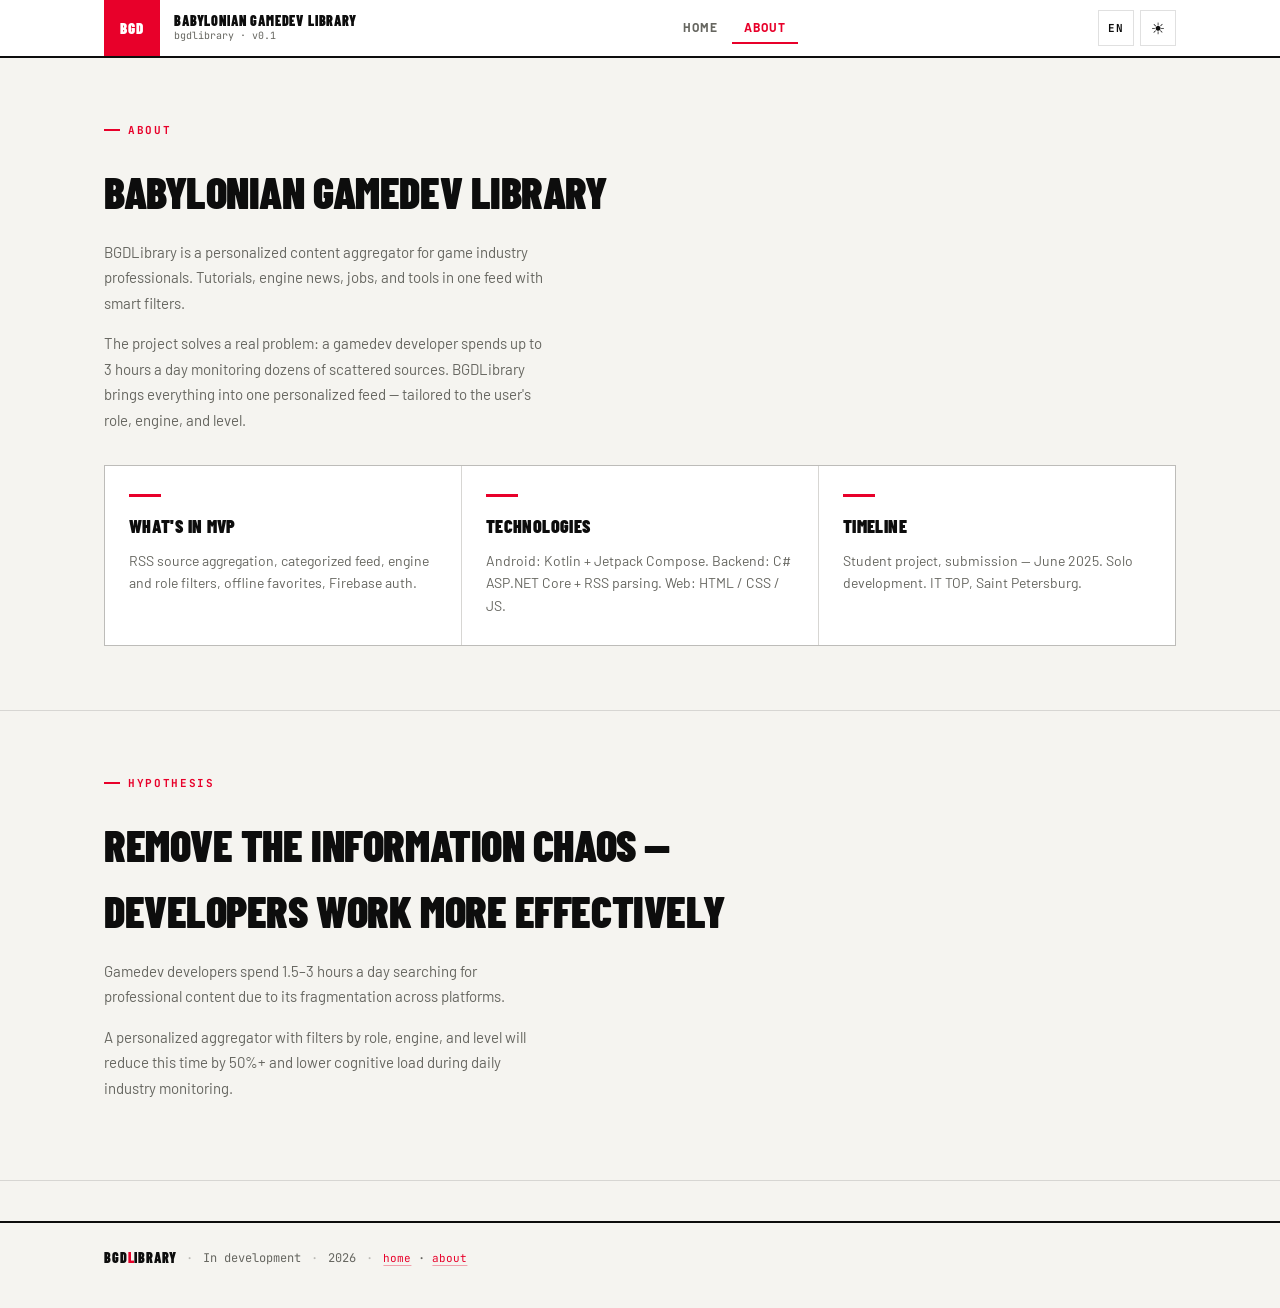
<file: frontend/about.html>
<!doctype html>
<html lang="ru">
<head>
  <meta charset="UTF-8" />
  <meta name="viewport" content="width=device-width, initial-scale=1.0" />
  <meta name="description" content="BGDLibrary — персонализированный агрегатор контента для специалистов игровой индустрии." />
  <title>BGDLibrary — О проекте</title>
  <link rel="stylesheet" href="./src/styles/main.css" />
  <link rel="stylesheet" href="./src/styles/about.css" />
</head>
<body>
  <a class="skip" href="#content">Перейти к контенту</a>
  <header class="topbar">
    <div class="wrap topbar__inner">
      <a class="brand" href="./index.html">
        <div class="brand__mark" aria-hidden="true">BGD</div>
        <div class="brand__text">
          <div class="brand__title">Babylonian GameDev Library</div>
          <div class="brand__subtitle muted">bgdlibrary · v0.1</div>
        </div>
      </a>
      <nav class="nav" aria-label="Навигация">
        <a class="nav__link" href="./index.html" data-i18n="nav_home">Главная</a>
        <a class="nav__link is-active" href="./about.html" data-i18n="nav_about">О проекте</a>
      </nav>
      <div style="display:flex;gap:6px;align-items:center;">
        <button class="lang-toggle" id="lang-btn" aria-label="Switch language">RU</button>
        <button class="theme-toggle" id="theme-btn" aria-label="Переключить тему">☀</button>
      </div>
    </div>
  </header>

  <main id="content">
    <section class="section">
      <div class="wrap">
        <div class="section__label" data-i18n="a_label">О проекте</div>
        <h1 class="section__title" data-i18n="a_title">Babylonian GameDev Library</h1>
        <p class="section__desc" data-i18n="a_desc1">
          BGDLibrary — персонализированный агрегатор контента для специалистов игровой индустрии. Туториалы, новости движков, вакансии и инструменты в одной ленте с умными фильтрами.
        </p>
        <p class="section__desc" data-i18n="a_desc2">
          Проект решает реальную проблему: геймдев-разработчик тратит до 3 часов в день на мониторинг десятков разрозненных источников. BGDLibrary собирает всё в один персонализированный фид — с учётом роли, движка и уровня пользователя.
        </p>
        <div class="grid" style="margin-top:32px;">
          <div class="card">
            <div class="card__accent"></div>
            <div class="card__title" data-i18n="a_c1_title">Что в MVP</div>
            <div class="card__text" data-i18n="a_c1_text">Агрегация RSS-источников, лента с категориями, фильтры по движку и роли, офлайн-избранное, авторизация через Firebase.</div>
          </div>
          <div class="card">
            <div class="card__accent"></div>
            <div class="card__title" data-i18n="a_c2_title">Технологии</div>
            <div class="card__text" data-i18n="a_c2_text">Android: Kotlin + Jetpack Compose. Backend: C# ASP.NET Core + RSS-парсинг. Web: HTML / CSS / JS.</div>
          </div>
          <div class="card">
            <div class="card__accent"></div>
            <div class="card__title" data-i18n="a_c3_title">Сроки</div>
            <div class="card__text" data-i18n="a_c3_text">Учебный проект, сдача — июнь 2025. Разработка соло. IT TOP, Санкт-Петербург.</div>
          </div>
        </div>
      </div>
    </section>

    <section class="section">
      <div class="wrap">
        <div class="section__label" data-i18n="hyp_label">Гипотеза</div>
        <h2 class="section__title" data-i18n-html="hyp_title">Если убрать информационный хаос —<br>разработчик работает эффективнее</h2>
        <p class="section__desc" data-i18n="hyp_desc1">
          Геймдев-разработчики тратят 1.5–3 часа в день на поиск профессионального контента из-за его фрагментации по платформам.
        </p>
        <p class="section__desc" data-i18n="hyp_desc2">
          Персонализированный агрегатор с фильтрами по роли, движку и уровню сократит это время на 50%+ и снизит когнитивную нагрузку при ежедневном мониторинге индустрии.
        </p>
      </div>
    </section>

    <footer class="footer">
      <div class="wrap" style="width:100%; display:flex; flex-wrap:wrap; align-items:center; gap:10px;">
        <span class="footer__brand">BGD<span class="footer__accent">L</span>ibrary</span>
        <span class="dot">·</span>
        <span data-i18n="footer_status">Проект в разработке</span>
        <span class="dot">·</span>
        <span>2026</span>
        <span class="dot">·</span>
        <span><a class="link" href="./index.html" data-i18n="link_home">главная</a> · <a class="link" href="./about.html" data-i18n="link_about">о проекте</a></span>
      </div>
    </footer>
  </main>

  <script>
    const btn = document.getElementById('theme-btn');
    const html = document.documentElement;
    const stored = localStorage.getItem('bgd-theme');
    if (stored) { html.dataset.theme = stored; btn.textContent = stored === 'dark' ? '☀' : '☾'; }
    btn.addEventListener('click', () => {
      const next = html.dataset.theme === 'dark' ? 'light' : 'dark';
      html.dataset.theme = next;
      localStorage.setItem('bgd-theme', next);
      btn.textContent = next === 'dark' ? '☀' : '☾';
    });
  </script>
  <script src="./src/scripts/i18n.js"></script>
</body>
</html>
</file>
<file: styles.css>
/* ═══════════════════════════════════════════════════
   BGDLib — styles.css
   Graphic Realism: Marathon 2026 + Mirror's Edge
   ═══════════════════════════════════════════════════ */

/* ── VARIABLES ── */
:root {
  --bg:           #090909;
  --bg2:          #0f0f0f;
  --bg3:          #161618;
  --accent:       #ea027e;
  --accent2:      #ff2d9b;
  --lime:         #c0fc04;
  --text:         #f5f5f0;
  --text2:        #888880;
  --text3:        #333330;
  --border:       rgba(255,255,255,0.06);
  --border2:      rgba(255,255,255,0.12);
  --sans:         'Inter', sans-serif;
  --mono:         'Space Mono', monospace;
  --grid-color:   rgba(255,255,255,0.025);
  --scan-opacity: 0.22;
  --nav-bg:       rgba(9,9,9,0.84);
  --hero-glow:    rgba(234,2,126,0.05);
  --cta-glow:     rgba(234,2,126,0.05);
  --ghost-stroke: rgba(234,2,126,0.07);
  --accent-bg:    rgba(234,2,126,0.05);
}

/* ── RESET ── */
*, *::before, *::after { margin: 0; padding: 0; box-sizing: border-box; }
html { scroll-behavior: smooth; }
body {
  background: var(--bg);
  color: var(--text);
  font-family: var(--sans);
  overflow-x: hidden;
  line-height: 1.6;
}

/* ── GRID BACKGROUND ── */
body::before {
  content: '';
  position: fixed;
  inset: -48px;
  background-image:
    linear-gradient(var(--grid-color) 1px, transparent 1px),
    linear-gradient(90deg, var(--grid-color) 1px, transparent 1px);
  background-size: 48px 48px;
  pointer-events: none;
  z-index: 0;
  animation: grid-drift 40s linear infinite;
  will-change: transform;
}

/* ── SCANLINES ── */
body::after {
  content: '';
  position: fixed;
  inset: 0;
  background: repeating-linear-gradient(
    0deg, transparent, transparent 2px,
    rgba(0,0,0,0.18) 2px, rgba(0,0,0,0.18) 4px
  );
  opacity: var(--scan-opacity);
  pointer-events: none;
  z-index: 0;
}

/* ── AMBIENT ── */
.bg-orb {
  position: fixed;
  width: 1100px; height: 800px;
  top: 50%; left: 50%;
  border-radius: 50%;
  background: radial-gradient(ellipse, var(--accent-bg) 0%, transparent 65%);
  pointer-events: none;
  z-index: 0;
  animation: orb-drift 55s ease-in-out infinite;
  will-change: transform;
}
.bg-scan {
  position: fixed;
  top: 0; left: 0; right: 0;
  height: 2px;
  background: linear-gradient(90deg, transparent 0%, var(--accent) 25%, var(--accent) 75%, transparent 100%);
  opacity: 0;
  pointer-events: none;
  z-index: 1;
  animation: page-scan 16s linear infinite 3s;
  will-change: transform, opacity;
}
.bg-scan::after {
  content: '';
  position: absolute;
  top: -50px; left: 0; right: 0;
  height: 100px;
  background: linear-gradient(180deg, transparent, var(--accent-bg) 50%, transparent);
}
.bg-grain {
  position: fixed;
  inset: 0;
  pointer-events: none;
  z-index: 5;
  opacity: 0.038;
  background-image: url("data:image/svg+xml,%3Csvg xmlns='http://www.w3.org/2000/svg' width='200' height='200'%3E%3Cfilter id='n'%3E%3CfeTurbulence type='fractalNoise' baseFrequency='0.82' numOctaves='4' stitchTiles='stitch'/%3E%3C/filter%3E%3Crect width='200' height='200' filter='url(%23n)'/%3E%3C/svg%3E");
  background-repeat: repeat;
  background-size: 180px 180px;
  animation: grain-shift 0.45s steps(6) infinite;
}

/* ── KEYFRAMES ── */
@keyframes fadeUp {
  from { opacity: 0; transform: translateY(20px); }
  to   { opacity: 1; transform: translateY(0); }
}
@keyframes glitch {
  0%,87%,100% { clip-path: none; transform: translate(0); }
  88%  { clip-path: polygon(0 18%,100% 18%,100% 38%,0 38%); transform: translate(-4px,1px); }
  90%  { clip-path: polygon(0 62%,100% 62%,100% 78%,0 78%); transform: translate(4px,-1px); }
  92%  { clip-path: polygon(0 44%,100% 44%,100% 54%,0 54%); transform: translate(-2px,0); }
  94%  { clip-path: none; transform: translate(0); }
}
@keyframes glitch-clone {
  0%,87%,100% { opacity: 0; }
  88% { opacity:1; clip-path: polygon(0 18%,100% 18%,100% 38%,0 38%); transform: translate(5px,-2px); color: var(--accent); }
  90% { opacity:1; clip-path: polygon(0 50%,100% 50%,100% 68%,0 68%); transform: translate(-5px,2px); color: var(--lime); }
  94% { opacity: 0; }
}
@keyframes glitch-logo {
  0%,88%,100% { clip-path: none; transform: translate(0); opacity: 0.85; }
  89% { clip-path: polygon(0 20%,100% 20%,100% 40%,0 40%); transform: translate(-3px,0); opacity: 1; }
  91% { clip-path: polygon(0 55%,100% 55%,100% 72%,0 72%); transform: translate(3px,1px); opacity: 0.9; }
  93% { clip-path: none; transform: translate(0); opacity: 0.85; }
}
@keyframes line-pulse {
  0%,100% { opacity: 0.45; }
  50%     { opacity: 1; }
}
@keyframes float-a {
  0%,100% { transform: translateY(0) rotate(0deg); opacity: 0.45; }
  33%     { transform: translateY(-18px) rotate(2deg); opacity: 0.75; }
  66%     { transform: translateY(8px) rotate(-1deg); opacity: 0.35; }
}
@keyframes float-b {
  0%,100% { transform: translateY(0) rotate(45deg) scale(1); opacity: 0.3; }
  50%     { transform: translateY(-14px) rotate(48deg) scale(1.06); opacity: 0.55; }
}
@keyframes cursor-blink {
  0%,100% { opacity: 1; }
  50%     { opacity: 0; }
}
@keyframes pb-shimmer {
  from { background-position: 200% 0; }
  to   { background-position: -200% 0; }
}
@keyframes grid-drift {
  from { transform: translate(0, 0); }
  to   { transform: translate(48px, 48px); }
}
@keyframes page-scan {
  0%   { transform: translateY(0); opacity: 0; }
  5%   { opacity: 0.55; }
  95%  { opacity: 0.55; }
  100% { transform: translateY(100vh); opacity: 0; }
}
@keyframes orb-drift {
  0%   { transform: translate(-110%, -55%); }
  25%  { transform: translate(15%,  -35%); }
  50%  { transform: translate(-15%,  45%); }
  75%  { transform: translate(-85%,  15%); }
  100% { transform: translate(-110%, -55%); }
}
@keyframes grain-shift {
  0%   { background-position:   0px   0px; }
  16%  { background-position: -44px -57px; }
  33%  { background-position:  79px  32px; }
  50%  { background-position: -22px  68px; }
  66%  { background-position:  56px -39px; }
  83%  { background-position: -68px  19px; }
  100% { background-position:   0px   0px; }
}
@keyframes ticker-scroll {
  from { transform: translateX(0); }
  to   { transform: translateX(-50%); }
}

/* ── BOOT OVERLAY ── */
#boot-overlay {
  position: fixed;
  inset: 0;
  z-index: 9999;
  background: #000;
  display: flex;
  flex-direction: column;
  padding: 32px 48px;
  font-family: var(--mono);
  font-size: 11px;
  line-height: 1.6;
  color: var(--lime);
  transition: opacity 0.4s linear;
  overflow: hidden;
}
#boot-overlay.fading {
  opacity: 0;
  pointer-events: none;
}
#boot-logo {
  color: var(--lime);
  font-size: clamp(3px, 0.7vw, 8px);
  line-height: 1.15;
  font-family: var(--mono);
  margin-bottom: 20px;
  opacity: 0.85;
  flex-shrink: 0;
  animation: glitch-logo 4s infinite 1s;
}
#boot-body {
  display: grid;
  grid-template-columns: 1fr 1fr;
  gap: 0 48px;
  margin-top: 4px;
  flex: 1;
  overflow: hidden;
  position: relative;
}
#boot-body::before {
  content: '';
  position: absolute;
  left: 50%;
  top: 0; bottom: 0;
  width: 1px;
  background: rgba(192,252,4,0.15);
  pointer-events: none;
}
#boot-left,
#boot-right {
  overflow: hidden;
  min-width: 0;
}
.boot-line {
  white-space: pre;
  opacity: 0.62;
  font-size: 11px;
  letter-spacing: 0.02em;
}
.boot-line.boot-head-line {
  opacity: 0.45;
  border-bottom: 1px solid rgba(192,252,4,0.12);
  margin-bottom: 8px;
  padding-bottom: 6px;
  letter-spacing: 0.18em;
  font-size: 9px;
  text-transform: uppercase;
}
.boot-line.boot-sep-line {
  opacity: 0.2;
}
.boot-line.boot-hi-line {
  opacity: 0.85;
}
.boot-hi {
  color: #fff;
  text-shadow: 0 0 5px var(--lime);
}
#boot-skip {
  position: absolute;
  bottom: 24px;
  right: 48px;
  font-size: 10px;
  letter-spacing: 0.2em;
  opacity: 0.35;
  animation: cursor-blink 1s step-end infinite;
  pointer-events: none;
}

/* ── PROGRESS BAR ── */
.progress-bar {
  position: fixed;
  top: 0; left: 0;
  height: 2px;
  width: 0%;
  z-index: 300;
  background: linear-gradient(90deg, var(--accent), var(--accent2), var(--lime), var(--accent));
  background-size: 200% 100%;
  animation: pb-shimmer 2.5s linear infinite;
  transition: width 0.08s linear;
}

/* ── PALETTE TAG ── */
.palette-tag {
  position: fixed;
  bottom: 20px; right: 20px;
  font-family: var(--mono);
  font-size: 9px;
  letter-spacing: 0.22em;
  text-transform: uppercase;
  color: var(--text3);
  z-index: 100;
  pointer-events: none;
  animation: fadeUp 0.3s both 1.2s, fade-out-tag 0.4s both 3.5s;
}
@keyframes fade-out-tag {
  from { opacity: 1; }
  to   { opacity: 0; }
}

/* ── CORNER BRACKETS ── */
.c-tl, .c-tr, .c-bl, .c-br {
  position: absolute;
  width: 20px;
  height: 20px;
  border-color: var(--accent);
  border-style: solid;
  pointer-events: none;
  z-index: 2;
  opacity: 0.55;
}
.c-tl { top: 0; left: 0;   border-width: 1px 0 0 1px; }
.c-tr { top: 0; right: 0;  border-width: 1px 1px 0 0; }
.c-bl { bottom: 0; left: 0;  border-width: 0 0 1px 1px; }
.c-br { bottom: 0; right: 0; border-width: 0 1px 1px 0; }
/* hero corners use lime — the one lime statement per page */
.hero .c-tl, .hero .c-tr, .hero .c-bl, .hero .c-br {
  border-color: var(--lime);
  opacity: 0.45;
}

/* ── GHOST LABELS ── */
.ghost-label {
  position: absolute;
  font-size: 18vw;
  font-weight: 900;
  letter-spacing: -0.04em;
  color: var(--text);
  opacity: 0.04;
  pointer-events: none;
  user-select: none;
  top: 50%;
  left: 50%;
  transform: translate(-50%, -50%);
  white-space: nowrap;
  font-family: var(--sans);
  text-transform: uppercase;
  z-index: 0;
  line-height: 1;
}

/* ── REVEAL ── */
.reveal {
  opacity: 0;
  transform: translateY(24px);
  transition: opacity 0.4s cubic-bezier(0.16,1,0.3,1),
              transform 0.4s cubic-bezier(0.16,1,0.3,1);
}
.reveal.in { opacity: 1; transform: translateY(0); }

/* ── REDUCED MOTION ── */
@media (prefers-reduced-motion: reduce) {
  *, *::before, *::after {
    animation-duration: 0.01ms !important;
    transition-duration: 0.01ms !important;
  }
  .reveal, .src-tag { opacity: 1 !important; transform: none !important; }
  .bg-scan, .bg-orb, .bg-grain { display: none !important; }
  .ticker { animation: none !important; }
  #boot-overlay { display: none !important; }
}

/* ── NAV ── */
nav {
  position: fixed;
  top: 0; left: 0; right: 0;
  z-index: 200;
  height: 56px;
  display: flex;
  align-items: center;
  justify-content: space-between;
  padding: 0 48px;
  background: var(--nav-bg);
  backdrop-filter: blur(14px);
  border-bottom: 1px solid var(--border);
}
.nav-logo {
  font-family: var(--mono);
  font-size: 13px;
  font-weight: 700;
  letter-spacing: 0.1em;
  color: var(--text);
  text-decoration: none;
  text-transform: uppercase;
}
.nav-logo .acc { color: var(--accent); }
.lang-toggle { display: flex; gap: 3px; }
.lang-btn {
  font-family: var(--mono);
  font-size: 11px;
  font-weight: 700;
  letter-spacing: 0.14em;
  text-transform: uppercase;
  padding: 5px 13px;
  border: 1px solid var(--border);
  background: transparent;
  color: var(--text3);
  cursor: crosshair;
  touch-action: manipulation;
  clip-path: polygon(6px 0%,100% 0%,calc(100% - 6px) 100%,0% 100%);
  transition: background 0.12s linear, color 0.12s linear, border-color 0.12s linear;
}
.lang-btn.active { background: var(--accent); color: #000; border-color: var(--accent); }
.lang-btn:not(.active):hover { color: var(--text2); border-color: var(--border2); }
.nav-status {
  display: flex;
  align-items: center;
  gap: 6px;
  font-family: var(--mono);
  font-size: 9px;
  letter-spacing: 0.18em;
  color: var(--text3);
  text-transform: uppercase;
}
.nav-status::before {
  content: '';
  width: 5px; height: 5px;
  background: var(--lime);
  border-radius: 50%;
  animation: line-pulse 2.5s ease-in-out infinite;
}

/* ── DIVIDERS ── */
.div-faint {
  position: relative; z-index: 1;
  height: 1px;
  background: linear-gradient(90deg, transparent, var(--border2) 15%, var(--border2) 85%, transparent);
}
.div-accent {
  position: relative; z-index: 1;
  height: 1px;
  background: linear-gradient(90deg, transparent, var(--accent) 30%, var(--accent) 70%, transparent);
  animation: line-pulse 4s ease-in-out infinite;
}

/* ── TICKER ── */
.ticker-wrap {
  position: relative;
  z-index: 1;
  overflow: hidden;
  border-top: 1px solid var(--border);
  border-bottom: 1px solid var(--border);
  height: 34px;
  display: flex;
  align-items: center;
  background: var(--bg2);
}
.ticker-wrap::before,
.ticker-wrap::after {
  content: '';
  position: absolute;
  top: 0; bottom: 0;
  width: 80px;
  z-index: 2;
  pointer-events: none;
}
.ticker-wrap::before { left: 0; background: linear-gradient(90deg, var(--bg2), transparent); }
.ticker-wrap::after  { right: 0; background: linear-gradient(270deg, var(--bg2), transparent); }
.ticker {
  display: inline-flex;
  align-items: center;
  white-space: nowrap;
  animation: ticker-scroll 36s linear infinite;
  will-change: transform;
}
.t-item {
  font-family: var(--mono);
  font-size: 9px;
  letter-spacing: 0.2em;
  color: var(--text3);
  text-transform: uppercase;
  padding: 0 28px;
}
.t-sep {
  color: var(--accent);
  opacity: 0.4;
  font-family: var(--mono);
  font-size: 8px;
  flex-shrink: 0;
}

/* ── SECTION BASE ── */
.section {
  position: relative;
  z-index: 1;
  padding: 100px 48px;
  max-width: 1200px;
  margin: 0 auto;
  overflow: hidden;
}
.s-label {
  font-family: var(--mono);
  font-size: 11px;
  letter-spacing: 0.26em;
  text-transform: uppercase;
  color: var(--accent);
  display: inline-flex;
  align-items: center;
  gap: 0;
  margin-bottom: 20px;
  position: relative;
  z-index: 1;
}
.s-label::before {
  content: '';
  display: inline-block;
  width: 0;
  height: 1px;
  background: var(--accent);
  flex-shrink: 0;
  margin-right: 0;
  transition: width 0.3s linear, margin-right 0.3s linear;
}
.s-label.in::before { width: 20px; margin-right: 10px; }
.s-label::after {
  content: '';
  display: inline-block;
  width: 48px;
  flex-shrink: 0;
  height: 1px;
  background: linear-gradient(90deg, var(--accent), transparent);
  margin-left: 14px;
  opacity: 0.45;
}
.s-title {
  font-size: clamp(32px,4.5vw,56px);
  font-weight: 900;
  letter-spacing: -0.04em;
  line-height: 0.94;
  margin-bottom: 24px;
  position: relative;
  z-index: 1;
}
.s-body {
  font-size: 16px;
  color: var(--text2);
  max-width: 560px;
  line-height: 1.8;
  font-weight: 300;
  position: relative;
  z-index: 1;
}

/* ── ASCII LOGO (hero) ── */
#ascii-logo {
  font-family: var(--mono);
  font-size: clamp(3px, 0.7vw, 8px);
  line-height: 1.15;
  color: var(--lime);
  white-space: pre;
  margin-bottom: 28px;
  opacity: 0.75;
  animation: fadeUp 0.4s cubic-bezier(0.16,1,0.3,1) 0.05s both;
  user-select: none;
}

/* ── HERO ── */
.hero {
  position: relative;
  z-index: 1;
  min-height: 100vh;
  display: flex;
  flex-direction: column;
  align-items: center;
  justify-content: center;
  text-align: center;
  padding: 120px 48px 100px;
  overflow: hidden;
}
.hero::before {
  content: '';
  position: absolute;
  top: 0; left: 50%; transform: translateX(-50%);
  width: 100%; height: 100%;
  background: radial-gradient(ellipse 1200px 600px at 50% 0%, var(--hero-glow) 0%, transparent 65%);
  pointer-events: none;
}
.hero-blue {
  position: absolute;
  bottom: 0; right: 0;
  width: 400px; height: 300px;
  background: radial-gradient(ellipse, rgba(54,1,251,0.04) 0%, transparent 70%);
  pointer-events: none;
}
.hero-shape { position: absolute; pointer-events: none; }
.hero-shape.s1 {
  width: 64px; height: 64px;
  border: 1px solid var(--border2);
  clip-path: polygon(14px 0%,100% 0%,calc(100% - 14px) 100%,0% 100%);
  top: 22%; right: 11%;
  animation: float-a 7s ease-in-out infinite;
}
.hero-shape.s2 {
  width: 28px; height: 28px;
  border: 1px solid var(--accent);
  opacity: 0.3;
  bottom: 28%; left: 9%;
  animation: float-b 5.5s ease-in-out infinite 1.2s;
}
.hero-shape.s3 {
  width: 96px; height: 1px;
  background: linear-gradient(90deg, transparent, var(--accent), transparent);
  top: 65%; right: 18%;
  animation: float-a 9s ease-in-out infinite 2.5s;
  opacity: 0.4;
}
.hero-inner {
  display: flex;
  flex-direction: column;
  align-items: center;
  will-change: transform;
  position: relative;
  z-index: 1;
}
.hero-eyebrow {
  font-family: var(--mono);
  font-size: 10px;
  letter-spacing: 0.28em;
  text-transform: uppercase;
  color: var(--accent);
  margin-bottom: 36px;
  animation: fadeUp 0.4s cubic-bezier(0.16,1,0.3,1) 0.1s both;
}
.hero-eyebrow::after {
  content: '_';
  color: var(--accent);
  animation: cursor-blink 1.2s step-end infinite;
  margin-left: 2px;
}
.hero-title-wrap {
  position: relative;
  margin-bottom: 20px;
  animation: fadeUp 0.4s cubic-bezier(0.16,1,0.3,1) 0.2s both;
}
.hero-rule {
  width: 200px;
  height: 1px;
  background: linear-gradient(90deg, transparent, var(--accent) 40%, var(--accent) 60%, transparent);
  margin-bottom: 28px;
  animation: fadeUp 0.4s cubic-bezier(0.16,1,0.3,1) 0.25s both;
}
.hero-title {
  font-size: clamp(60px,10.5vw,128px);
  font-weight: 900;
  letter-spacing: -0.04em;
  line-height: 0.92;
  animation: glitch 12s infinite 4s;
}
.hero-title em { font-style: normal; color: var(--accent); }
.hero-title-clone {
  position: absolute; inset: 0;
  font-size: clamp(60px,10.5vw,128px);
  font-weight: 900;
  letter-spacing: -0.04em;
  line-height: 0.92;
  animation: glitch-clone 12s infinite 4s;
  pointer-events: none;
  user-select: none;
}
.hero-title-clone em { font-style: normal; color: var(--accent); }
.hero-sub {
  font-size: clamp(15px,1.7vw,18px);
  color: var(--text2);
  max-width: 520px;
  font-weight: 300;
  line-height: 1.8;
  margin-bottom: 52px;
  animation: fadeUp 0.4s cubic-bezier(0.16,1,0.3,1) 0.3s both;
}
.btn-primary {
  display: inline-flex;
  align-items: center;
  gap: 10px;
  background: var(--accent);
  color: #000;
  font-family: var(--mono);
  font-size: 12px;
  font-weight: 700;
  letter-spacing: 0.15em;
  text-transform: uppercase;
  padding: 14px 40px;
  text-decoration: none;
  border: none;
  cursor: crosshair;
  touch-action: manipulation;
  clip-path: polygon(12px 0%,100% 0%,calc(100% - 12px) 100%,0% 100%);
  transition: background 0.12s linear, transform 0.12s linear;
  animation: fadeUp 0.4s cubic-bezier(0.16,1,0.3,1) 0.4s both;
  position: relative;
  overflow: hidden;
}
.btn-primary::before {
  content: '';
  position: absolute;
  inset: 0;
  background: linear-gradient(90deg, transparent 0%, rgba(255,255,255,0.15) 50%, transparent 100%);
  transform: translateX(-100%);
  transition: transform 0s;
}
.btn-primary:hover { background: var(--accent2); transform: translateY(-2px); }
.btn-primary:hover::before {
  transform: translateX(100%);
  transition: transform 0.5s ease;
}
.hero-tagline {
  display: flex;
  align-items: center;
  gap: 14px;
  font-family: var(--mono);
  font-size: 9px;
  letter-spacing: 0.22em;
  color: var(--text3);
  text-transform: uppercase;
  margin-top: 32px;
  animation: fadeUp 0.4s cubic-bezier(0.16,1,0.3,1) 0.55s both;
}
.ht-sep { color: var(--accent); opacity: 0.45; font-size: 8px; }
.hero-scroll {
  position: absolute;
  bottom: 40px; left: 50%;
  transform: translateX(-50%);
  display: flex;
  flex-direction: column;
  align-items: center;
  gap: 8px;
  font-family: var(--mono);
  font-size: 10px;
  letter-spacing: 0.2em;
  text-transform: uppercase;
  color: var(--text3);
  animation: fadeUp 0.4s cubic-bezier(0.16,1,0.3,1) 0.7s both;
}
.hero-scroll::after {
  content: '';
  width: 1px; height: 36px;
  background: linear-gradient(var(--text3), transparent);
  animation: float-a 2s ease-in-out infinite;
}
.hud-data {
  position: absolute;
  bottom: 44px; right: 48px;
  display: flex;
  flex-direction: column;
  align-items: flex-end;
  gap: 5px;
  font-family: var(--mono);
  font-size: 9px;
  letter-spacing: 0.18em;
  color: var(--text3);
  text-transform: uppercase;
  animation: fadeUp 0.4s cubic-bezier(0.16,1,0.3,1) 0.8s both;
  line-height: 1;
}
.hud-data span { display: block; }
.hud-data span:first-child { color: var(--accent); opacity: 0.5; }

/* ── PROBLEM ── */
.problem-grid {
  display: grid;
  grid-template-columns: 1fr 1fr;
  gap: 1px;
  background: var(--border);
  border: 1px solid var(--border);
  margin-top: 60px;
  position: relative;
  z-index: 1;
}
.problem-grid::before {
  content: '';
  position: absolute;
  top: -5px; left: -5px;
  width: 18px; height: 18px;
  border-top: 1px solid var(--accent);
  border-left: 1px solid var(--accent);
  opacity: 0.55;
  pointer-events: none;
  z-index: 2;
}
.problem-grid::after {
  content: '';
  position: absolute;
  bottom: -5px; right: -5px;
  width: 18px; height: 18px;
  border-bottom: 1px solid var(--accent);
  border-right: 1px solid var(--accent);
  opacity: 0.55;
  pointer-events: none;
  z-index: 2;
}
.prob-cell {
  background: var(--bg);
  padding: 44px 40px;
  position: relative;
  overflow: hidden;
  transition: background 0.12s linear;
  cursor: default;
}
.prob-cell:hover { background: var(--bg2); }
.prob-cell::after {
  content: '';
  position: absolute;
  bottom: 0; left: 0; right: 0;
  height: 2px;
  background: var(--accent);
  transform: scaleX(0);
  transform-origin: left;
  transition: transform 0.25s linear;
}
.prob-cell:hover::after { transform: scaleX(1); }
.prob-cell::before {
  content: '';
  position: absolute;
  top: 0; left: 0; right: 0;
  height: 1px;
  background: linear-gradient(90deg, transparent, var(--border2) 50%, transparent);
}
.p-num {
  font-family: var(--mono);
  font-size: clamp(52px,6vw,76px);
  font-weight: 700;
  color: var(--text2);
  line-height: 1;
  margin-bottom: 16px;
  letter-spacing: -0.04em;
  transition: color 0.2s linear;
}
.prob-cell:hover .p-num { color: var(--text); }
.p-num.lime { color: var(--lime); }
.prob-cell:hover .p-num.lime { color: var(--lime); }
.p-text { font-size: 14px; color: var(--text2); line-height: 1.75; }
.p-text strong { color: var(--text); font-weight: 600; }

/* ── FEATURES ── */
.feat-grid {
  display: grid;
  grid-template-columns: repeat(3,1fr);
  gap: 1px;
  background: var(--border);
  border: 1px solid var(--border);
  margin-top: 60px;
  position: relative;
  z-index: 1;
}
.feat-grid::before {
  content: '';
  position: absolute;
  top: -5px; left: -5px;
  width: 18px; height: 18px;
  border-top: 1px solid var(--accent);
  border-left: 1px solid var(--accent);
  opacity: 0.55;
  pointer-events: none;
  z-index: 2;
}
.feat-grid::after {
  content: '';
  position: absolute;
  bottom: -5px; right: -5px;
  width: 18px; height: 18px;
  border-bottom: 1px solid var(--accent);
  border-right: 1px solid var(--accent);
  opacity: 0.55;
  pointer-events: none;
  z-index: 2;
}
.feat-card {
  background: var(--bg);
  padding: 36px 32px;
  position: relative;
  overflow: hidden;
  transition: background 0.12s linear;
}
.feat-card:hover { background: var(--bg2); }
.feat-card::before {
  content: '';
  position: absolute;
  top: 0; left: 0;
  width: 2px; height: 0;
  background: var(--accent);
  transition: height 0.2s linear;
}
.feat-card:hover::before { height: 100%; }
.feat-card::after {
  content: '';
  position: absolute;
  top: -16px; right: -16px;
  width: 56px; height: 56px;
  background: var(--accent-bg);
  transform: skewX(-8deg) rotate(12deg);
  transition: background 0.12s linear, transform 0.2s linear;
}
.feat-card:hover::after {
  background: rgba(234,2,126,0.09);
  transform: skewX(-8deg) rotate(12deg) scale(1.5);
}
.feat-card.primary {
  grid-column: 1 / -1;
  display: grid;
  grid-template-columns: 200px 1fr;
  align-items: center;
  gap: 0 56px;
  padding: 44px 40px;
}
.f-primary-left {
  display: flex;
  flex-direction: column;
  border-right: 1px solid var(--border);
  padding-right: 56px;
  min-height: 120px;
  justify-content: center;
}
.f-badge {
  font-family: var(--mono);
  font-size: 9px;
  letter-spacing: 0.22em;
  color: var(--lime);
  text-transform: uppercase;
  padding: 4px 10px;
  border: 1px solid rgba(192,252,4,0.2);
  display: inline-flex;
  align-self: flex-start;
  clip-path: polygon(4px 0%,100% 0%,calc(100% - 4px) 100%,0% 100%);
  margin-top: 16px;
  transition: border-color 0.12s linear;
}
.feat-card.primary:hover .f-badge { border-color: rgba(192,252,4,0.5); }
.feat-card.primary .f-primary-right .f-desc { font-size: 14px; line-height: 1.95; }
.feat-card.last-wide { grid-column: span 2; }
.f-seq {
  font-family: var(--mono);
  font-size: 10px;
  letter-spacing: 0.18em;
  color: var(--text3);
  display: block;
  margin-bottom: 20px;
  transition: color 0.12s linear;
}
.feat-card:hover .f-seq { color: var(--accent); }
.f-icon {
  width: 22px; height: 22px;
  display: block;
  margin-bottom: 14px;
  color: var(--text2);
  flex-shrink: 0;
  transition: transform 0.2s cubic-bezier(0.16,1,0.3,1), color 0.12s linear;
}
.feat-card:hover .f-icon { transform: scale(1.15) translateY(-2px); color: var(--accent); }
.f-name {
  font-family: var(--mono);
  font-size: 12px;
  font-weight: 700;
  letter-spacing: 0.08em;
  text-transform: uppercase;
  margin-bottom: 10px;
  transition: color 0.12s linear;
}
.feat-card:hover .f-name { color: var(--accent); }
.f-desc { font-size: 13px; color: var(--text2); line-height: 1.75; font-weight: 300; }

/* ── SOURCES ── */
.src-cloud {
  display: flex;
  flex-wrap: wrap;
  gap: 8px;
  margin-top: 52px;
  position: relative;
  z-index: 1;
}
.src-tag {
  font-family: var(--mono);
  font-size: 11px;
  letter-spacing: 0.05em;
  padding: 10px 18px;
  border: 1px solid var(--border);
  color: var(--text2);
  background: var(--bg2);
  clip-path: polygon(7px 0%,100% 0%,calc(100% - 7px) 100%,0% 100%);
  cursor: crosshair;
  touch-action: manipulation;
  min-height: 36px;
  display: inline-flex;
  align-items: center;
  transition: border-color 0.12s linear, color 0.12s linear,
              background 0.12s linear, transform 0.12s linear;
}
.src-tag:hover, .src-tag.hi {
  border-color: var(--accent);
  color: var(--accent);
  background: var(--accent-bg);
}
.src-tag:hover { transform: translateY(-2px); }

/* ── CTA ── */
.cta-section {
  position: relative;
  z-index: 1;
  text-align: center;
  padding: 140px 48px;
  overflow: hidden;
}
.cta-section::before {
  content: '';
  position: absolute; inset: 0;
  background: radial-gradient(ellipse 1000px 500px at 50% 50%, var(--cta-glow) 0%, transparent 70%);
  pointer-events: none;
}
.cta-ghost {
  position: absolute;
  top: 50%; left: 50%;
  transform: translate(-50%,-50%);
  font-family: var(--mono);
  font-size: clamp(220px,32vw,420px);
  font-weight: 700;
  color: transparent;
  -webkit-text-stroke: 1px var(--ghost-stroke);
  letter-spacing: -0.06em;
  line-height: 1;
  pointer-events: none;
  user-select: none;
  white-space: nowrap;
  animation: line-pulse 6s ease-in-out infinite;
}
.cta-inner { position: relative; z-index: 2; }
.cta-title {
  font-size: clamp(44px,7.5vw,92px);
  font-weight: 900;
  letter-spacing: -0.04em;
  line-height: 0.92;
  margin-bottom: 24px;
}
.cta-title em { font-style: normal; color: var(--accent); }
.cta-sub {
  font-size: 16px;
  color: var(--text2);
  font-weight: 300;
  line-height: 1.8;
  max-width: 460px;
  margin: 0 auto 56px;
}
.platforms { display: flex; justify-content: center; gap: 10px; flex-wrap: wrap; }
.plat {
  display: inline-flex;
  align-items: center;
  gap: 10px;
  background: var(--bg3);
  border: 1px solid var(--border2);
  padding: 14px 28px;
  font-size: 14px;
  font-weight: 500;
  color: var(--text2);
  clip-path: polygon(9px 0%,100% 0%,calc(100% - 9px) 100%,0% 100%);
  transition: border-color 0.12s linear, color 0.12s linear, transform 0.12s linear;
  cursor: crosshair;
  touch-action: manipulation;
}
.plat svg { flex-shrink: 0; }
.plat:hover { border-color: var(--accent); color: var(--text); transform: translateY(-2px); }

/* ── FOOTER ── */
footer {
  position: relative; z-index: 1;
  border-top: 1px solid var(--border);
  padding: 28px 48px;
  display: flex;
  justify-content: space-between;
  align-items: center;
}
.foot-logo {
  font-family: var(--mono);
  font-weight: 700;
  font-size: 12px;
  letter-spacing: 0.1em;
  color: var(--text3);
  text-transform: uppercase;
}
.foot-logo .acc { color: var(--accent); }
.foot-copy {
  font-family: var(--mono);
  font-size: 11px;
  letter-spacing: 0.06em;
  color: var(--text2);
}

/* ── NAV BRAND / CAS ── */
.nav-brand {
  display: flex;
  align-items: center;
  gap: 20px;
}
.nav-cas {
  font-family: var(--mono);
  font-size: 10px;
  letter-spacing: 0.12em;
  color: var(--lime);
  text-decoration: none;
  border: 1px solid rgba(192,252,4,0.3);
  padding: 4px 8px;
  border-radius: 2px;
  transition: color 0.15s linear, border-color 0.15s linear, background 0.15s linear;
  white-space: nowrap;
}
.nav-cas:hover {
  color: var(--bg);
  background: var(--lime);
  border-color: var(--lime);
}

/* ── SOLUTION ── */
.sol-grid {
  display: grid;
  grid-template-columns: repeat(3, 1fr);
  gap: 1px;
  background: var(--border);
  border: 1px solid var(--border);
  margin-top: 60px;
  position: relative;
  z-index: 1;
}
.sol-grid::before {
  content: '';
  position: absolute;
  top: -5px; left: -5px;
  width: 18px; height: 18px;
  border-top: 1px solid var(--accent);
  border-left: 1px solid var(--accent);
  opacity: 0.55;
  pointer-events: none;
  z-index: 2;
}
.sol-grid::after {
  content: '';
  position: absolute;
  bottom: -5px; right: -5px;
  width: 18px; height: 18px;
  border-bottom: 1px solid var(--accent);
  border-right: 1px solid var(--accent);
  opacity: 0.55;
  pointer-events: none;
  z-index: 2;
}
.sol-cell {
  background: var(--bg);
  padding: 44px 36px;
  display: flex;
  flex-direction: column;
  gap: 14px;
  transition: background 0.12s linear;
  cursor: default;
  position: relative;
  overflow: hidden;
}
.sol-cell:hover { background: var(--bg2); }
.sol-cell::after {
  content: '';
  position: absolute;
  bottom: 0; left: 0; right: 0;
  height: 2px;
  background: var(--accent);
  transform: scaleX(0);
  transform-origin: left;
  transition: transform 0.25s linear;
}
.sol-cell:hover::after { transform: scaleX(1); }
.sol-icon {
  width: 26px; height: 26px;
  color: var(--accent);
  flex-shrink: 0;
  transition: transform 0.2s cubic-bezier(0.16,1,0.3,1);
}
.sol-cell:hover .sol-icon { transform: scale(1.15) translateY(-2px); }
.sol-name {
  font-family: var(--mono);
  font-size: 12px;
  font-weight: 700;
  letter-spacing: 0.08em;
  text-transform: uppercase;
  color: var(--text);
  transition: color 0.12s linear;
}
.sol-cell:hover .sol-name { color: var(--accent); }
.sol-text { font-size: 14px; color: var(--text2); line-height: 1.75; font-weight: 300; }

/* ── AUDIENCE ── */
.aud-grid {
  display: grid;
  grid-template-columns: repeat(3, 1fr);
  gap: 16px;
  margin-top: 60px;
  position: relative;
  z-index: 1;
}
.aud-card {
  background: var(--bg2);
  border: 1px solid rgba(255,255,255,0.07);
  padding: 36px 28px;
  position: relative;
  overflow: hidden;
  transition: border-color 0.12s linear, background 0.12s linear;
  cursor: default;
}
.aud-card::before {
  content: '';
  position: absolute;
  top: 0; left: 0;
  width: 2px; height: 0;
  background: var(--accent);
  transition: height 0.2s linear;
}
.aud-card:hover::before { height: 100%; }
.aud-card:hover { background: var(--bg3); border-color: rgba(255,255,255,0.12); }
.aud-name {
  font-family: var(--mono);
  font-size: 13px;
  font-weight: 700;
  color: var(--accent);
  letter-spacing: 0.08em;
  text-transform: uppercase;
  margin-bottom: 4px;
}
.aud-meta {
  font-family: var(--mono);
  font-size: 10px;
  letter-spacing: 0.14em;
  color: var(--text3);
  text-transform: uppercase;
  margin-bottom: 24px;
}
.aud-item {
  font-size: 13px;
  color: var(--text2);
  line-height: 1.75;
  font-weight: 300;
  margin-bottom: 8px;
}
.aud-item strong { color: var(--text); font-weight: 600; }
.aud-item:last-child { margin-bottom: 0; }

/* ── SURVEY FORM ── */
.survey-form {
  background: rgba(10,10,10,0.88);
  border: 1px solid color-mix(in srgb, var(--accent) 22%, rgba(255,255,255,0.08));
  backdrop-filter: blur(12px);
  -webkit-backdrop-filter: blur(12px);
  box-shadow:
    0 8px 40px rgba(0,0,0,0.55),
    0 0 0 1px var(--accent-bg),
    inset 0 1px 0 rgba(255,255,255,0.04);
  padding: 44px 40px;
  margin-top: 52px;
  position: relative;
  z-index: 2;
  text-align: left;
  max-width: 680px;
  margin-left: auto;
  margin-right: auto;
}
.survey-fieldset {
  border: none;
  margin-bottom: 28px;
}
.survey-legend {
  font-family: var(--mono);
  font-size: 10px;
  letter-spacing: 0.16em;
  text-transform: uppercase;
  color: var(--text2);
  margin-bottom: 14px;
  display: block;
}
.survey-options {
  display: flex;
  flex-wrap: wrap;
  gap: 10px;
}
.survey-option {
  display: inline-flex;
  align-items: center;
  gap: 8px;
  cursor: pointer;
  font-family: var(--mono);
  font-size: 11px;
  letter-spacing: 0.05em;
  color: var(--text2);
  transition: color 0.12s linear;
  user-select: none;
}
.survey-option:hover { color: var(--text); }
.survey-option input[type="radio"],
.survey-option input[type="checkbox"] { display: none; }
.survey-check {
  width: 14px; height: 14px;
  border: 1px solid var(--border2);
  display: inline-block;
  flex-shrink: 0;
  position: relative;
  transition: border-color 0.12s linear, background 0.12s linear;
}
.survey-option input[type="radio"] ~ .survey-check { border-radius: 50%; }
.survey-option input:checked ~ .survey-check {
  border-color: var(--accent);
  background: var(--accent);
}
.survey-option input[type="radio"]:checked ~ .survey-check::after {
  content: '';
  position: absolute;
  top: 50%; left: 50%;
  transform: translate(-50%, -50%);
  width: 5px; height: 5px;
  background: #000;
  border-radius: 50%;
}
.survey-option input[type="checkbox"]:checked ~ .survey-check::after {
  content: '✓';
  position: absolute;
  top: 50%; left: 50%;
  transform: translate(-50%, -50%);
  color: #000;
  font-size: 9px;
  font-weight: 700;
  line-height: 1;
}
.survey-email {
  width: 100%;
  background: var(--bg);
  border: 1px solid var(--border2);
  color: var(--text);
  font-family: var(--mono);
  font-size: 12px;
  padding: 12px 16px;
  letter-spacing: 0.05em;
  outline: none;
  transition: border-color 0.12s linear;
  margin-top: 2px;
}
.survey-email:focus { border-color: var(--accent); }
.survey-email::placeholder { color: var(--text3); }
.survey-submit {
  margin-top: 8px;
  animation: none;
}
.survey-submit:disabled { opacity: 0.5; pointer-events: none; }
.survey-msg {
  max-width: 680px;
  margin: 20px auto 0;
  padding: 20px;
  font-family: var(--mono);
  font-size: 12px;
  letter-spacing: 0.12em;
  text-align: center;
  text-transform: uppercase;
}
.survey-success { color: var(--lime); }
.survey-error { color: var(--accent); }

/* ── FOOTER LINKS ── */
.foot-links {
  display: flex;
  align-items: center;
  gap: 16px;
}
.foot-link {
  font-family: var(--mono);
  font-size: 11px;
  letter-spacing: 0.06em;
  color: var(--text3);
  text-decoration: none;
  transition: color 0.12s linear;
}
.foot-link:hover { color: var(--text2); }

/* ── RESPONSIVE ── */
@media (max-width: 768px) {
  nav { padding: 0 20px; }
  .hero, .cta-section { padding-left: 20px; padding-right: 20px; }
  .hero { padding-top: 100px; padding-bottom: 80px; }
  .section { padding: 72px 20px; }
  .cta-section { padding-top: 100px; padding-bottom: 100px; }
  .problem-grid { grid-template-columns: 1fr; }
  .feat-grid { grid-template-columns: 1fr; }
  .prob-cell { padding: 32px 24px; }
  .feat-card { padding: 28px 24px; }
  .feat-card.primary { grid-template-columns: 1fr; gap: 0; }
  .feat-card.last-wide { grid-column: auto; }
  .f-primary-left {
    border-right: none;
    border-bottom: 1px solid var(--border);
    padding-right: 0;
    padding-bottom: 24px;
    margin-bottom: 24px;
    min-height: auto;
  }
  .hero-shape { display: none; }
  .hero-tagline { display: none; }
  .hud-data { display: none; }
  footer { padding: 24px 20px; flex-direction: column; gap: 12px; text-align: center; }
  .foot-links { justify-content: center; }
  #boot-body { grid-template-columns: 1fr; gap: 0; }
  #boot-body::before { display: none; }
  #boot-right { display: none; }
  #boot-overlay { padding: 24px 20px; font-size: 10px; }
  #boot-logo { font-size: clamp(2px, 1.5vw, 7px); }
  #ascii-logo { display: none; }
  .sol-grid { grid-template-columns: 1fr; }
  .sol-cell { padding: 32px 24px; }
  .aud-grid { grid-template-columns: 1fr; gap: 12px; }
  .aud-card { padding: 28px 20px; }
  .survey-form { padding: 28px 20px; }
}
</file>
<file: frontend/src/styles/main.css>
/* ============================================================
   BGDLibrary — Mirror's Edge Catalyst theme
   Light: white + red accent (#E8002A)
   Dark:  near-black + red accent
   ============================================================ */

   @import url('https://fonts.googleapis.com/css2?family=Barlow:ital,wght@0,400;0,700;0,900;1,900&family=Barlow+Condensed:wght@700;900&family=JetBrains+Mono:wght@400;700&display=swap');

   /* ── Tokens (Light) ── */
   :root {
     --bg:        #f5f4f0;
     --surface:   #ffffff;
     --surface-2: #efefed;
     --text:      #0d0d0d;
     --muted:     #666660;
     --border:    rgba(0,0,0,0.12);
     --shadow:    0 2px 16px rgba(0,0,0,0.08);
     --ring:      rgba(232,0,42,0.5);
   
     --accent:    #E8002A;
     --accent-dim: rgba(232,0,42,0.1);
     --accent-border: rgba(232,0,42,0.35);
   
     --radius:    0px;
     --radius-sm: 0px;
     --max:       1120px;
     --lh:        1.5;
   
     --sans: 'Barlow', system-ui, sans-serif;
     --cond: 'Barlow Condensed', 'Barlow', sans-serif;
     --mono: 'JetBrains Mono', ui-monospace, monospace;
   }
   
   /* ── Tokens (Dark) ── */
   @media (prefers-color-scheme: dark) {
     :root {
       --bg:        #0e0e0e;
       --surface:   #161616;
       --surface-2: #1e1e1e;
       --text:      #f0efeb;
       --muted:     #888882;
       --border:    rgba(255,255,255,0.1);
       --shadow:    0 2px 16px rgba(0,0,0,0.4);
       --ring:      rgba(232,0,42,0.6);
       --accent-dim: rgba(232,0,42,0.15);
       --accent-border: rgba(232,0,42,0.4);
     }
   }
   
   /* ── Manual dark override ── */
   [data-theme="dark"] {
     --bg:        #0e0e0e;
     --surface:   #161616;
     --surface-2: #1e1e1e;
     --text:      #f0efeb;
     --muted:     #888882;
     --border:    rgba(255,255,255,0.1);
     --shadow:    0 2px 16px rgba(0,0,0,0.4);
     --ring:      rgba(232,0,42,0.6);
     --accent-dim: rgba(232,0,42,0.15);
     --accent-border: rgba(232,0,42,0.4);
   }
   
   [data-theme="light"] {
     --bg:        #f5f4f0;
     --surface:   #ffffff;
     --surface-2: #efefed;
     --text:      #0d0d0d;
     --muted:     #666660;
     --border:    rgba(0,0,0,0.12);
     --shadow:    0 2px 16px rgba(0,0,0,0.08);
     --ring:      rgba(232,0,42,0.5);
     --accent-dim: rgba(232,0,42,0.1);
     --accent-border: rgba(232,0,42,0.35);
   }
   
   /* ── Reset ── */
   *, *::before, *::after { box-sizing: border-box; }
   html, body { height: 100%; }
   body {
     margin: 0;
     font-family: var(--sans);
     font-size: 15px;
     line-height: var(--lh);
     background: var(--bg);
     color: var(--text);
     transition: background .2s, color .2s;
   }
   a { color: inherit; text-decoration: none; }
   button { font: inherit; color: inherit; cursor: pointer; }
   h1,h2,h3,h4 { margin: 0; font-family: var(--cond); font-weight: 900; text-transform: uppercase; letter-spacing: -0.01em; }
   
   /* ── Skip link ── */
   .skip {
     position: absolute; left: -999px; top: 10px;
     padding: 8px 12px; background: var(--accent); color: #fff;
     font-size: 13px; font-weight: 700;
   }
   .skip:focus { left: 12px; outline: 2px solid var(--ring); outline-offset: 2px; }
   
   /* ── Layout ── */
   .wrap {
     max-width: var(--max);
     margin: 0 auto;
     padding: 0 24px;
   }
   .muted { color: var(--muted); }
   
   /* ── Topbar ── */
   .topbar {
     position: sticky; top: 0; z-index: 20;
     background: var(--surface);
     border-bottom: 2px solid var(--text);
   }
   .topbar__inner {
     display: flex; align-items: center;
     justify-content: space-between; gap: 16px;
     height: 56px;
   }
   
   /* Brand */
   .brand { display: flex; align-items: center; gap: 0; }
   .brand__mark {
     display: flex; align-items: center; justify-content: center;
     width: 56px; height: 56px;
     background: var(--accent);
     font-family: var(--cond); font-weight: 900; font-size: 15px;
     letter-spacing: 0.05em; color: #fff;
     flex-shrink: 0;
   }
   .brand__text { padding: 0 14px; }
   .brand__title {
     font-family: var(--cond); font-weight: 900; font-size: 14px;
     letter-spacing: 0.06em; text-transform: uppercase; line-height: 1.1;
   }
   .brand__subtitle {
     font-family: var(--mono); font-size: 10px; color: var(--muted);
     text-transform: none; font-weight: 400;
   }
   
   /* Nav */
   .nav { display: flex; align-items: center; gap: 2px; }
   .nav__link {
     padding: 6px 12px; font-size: 12px; font-weight: 700;
     text-transform: uppercase; letter-spacing: 0.08em;
     color: var(--muted); border-bottom: 2px solid transparent;
     transition: color .15s, border-color .15s;
   }
   .nav__link:hover { color: var(--text); }
   .nav__link.is-active { color: var(--accent); border-bottom-color: var(--accent); }
   
   /* Theme / lang toggles */
   .theme-toggle, .lang-toggle {
     width: 36px; height: 36px;
     display: grid; place-items: center;
     border: 1.5px solid var(--border);
     background: transparent;
     transition: background .15s;
   }
   .theme-toggle:hover, .lang-toggle:hover { background: var(--surface-2); }
   .theme-toggle { font-size: 16px; }
   .lang-toggle {
     font-family: var(--mono); font-size: 11px;
     font-weight: 700; letter-spacing: 0.05em;
   }
   
   /* ── Hero ── */
   .hero {
     padding: 72px 0 56px;
     border-bottom: 1px solid var(--border);
     position: relative; overflow: hidden;
   }
   .hero::before {
     content: '';
     position: absolute; top: 0; right: -40px;
     width: 480px; height: 100%;
     background: var(--accent);
     clip-path: polygon(12% 0, 100% 0, 100% 100%, 0% 100%);
     opacity: .06;
     pointer-events: none;
   }
   .hero__eyebrow {
     font-family: var(--mono); font-size: 11px; font-weight: 700;
     text-transform: uppercase; letter-spacing: 0.15em;
     color: var(--accent); margin-bottom: 16px;
     display: flex; align-items: center; gap: 8px;
   }
   .hero__eyebrow::before {
     content: '';
     display: inline-block; width: 24px; height: 2px; background: var(--accent);
   }
   .hero__title {
     font-family: var(--cond); font-size: clamp(42px, 6vw, 80px);
     font-weight: 900; line-height: 0.95; text-transform: uppercase;
     letter-spacing: -0.02em; margin-bottom: 24px;
   }
   .hero__title em { font-style: normal; color: var(--accent); }
   .hero__lead {
     font-size: 16px; line-height: 1.6; color: var(--muted);
     max-width: 52ch; margin-bottom: 32px; font-weight: 400;
     font-family: var(--sans);
   }
   .hero__cta {
     display: flex; flex-wrap: wrap; align-items: center; gap: 12px;
   }
   .hero__hint { font-family: var(--mono); font-size: 11px; color: var(--muted); }
   
   /* KPI strip */
   .kpi {
     display: grid; grid-template-columns: repeat(3, auto);
     gap: 0; margin-top: 56px;
     border-top: 1px solid var(--border);
     width: fit-content;
   }
   .kpi__item {
     padding: 20px 32px 20px 0;
     border-right: 1px solid var(--border);
     margin-right: 32px;
   }
   .kpi__item:last-child { border-right: none; margin-right: 0; }
   .kpi__value {
     font-family: var(--cond); font-size: 36px; font-weight: 900;
     line-height: 1; color: var(--accent);
   }
   .kpi__label {
     font-family: var(--mono); font-size: 11px; color: var(--muted);
     text-transform: uppercase; letter-spacing: 0.1em; margin-top: 4px;
   }
   
   /* ── Buttons ── */
   .btn {
     display: inline-flex; align-items: center; gap: 8px;
     padding: 11px 20px; font-size: 13px; font-weight: 700;
     text-transform: uppercase; letter-spacing: 0.08em;
     border: 1.5px solid var(--border); background: transparent;
     transition: background .15s, border-color .15s, color .15s;
   }
   .btn:hover { background: var(--surface-2); border-color: var(--text); }
   .btn--primary {
     background: var(--accent); border-color: var(--accent); color: #fff;
   }
   .btn--primary:hover { background: #c8001f; border-color: #c8001f; }
   .btn--ghost {
     border-color: var(--border); background: var(--surface-2);
   }
   .btn--ghost:hover { border-color: var(--muted); }
   .btn:focus-visible { outline: 2px solid var(--ring); outline-offset: 2px; }
   
   /* ── Sections ── */
   .section {
     padding: 64px 0;
     border-bottom: 1px solid var(--border);
   }
   .section__label {
     font-family: var(--mono); font-size: 11px; font-weight: 700;
     text-transform: uppercase; letter-spacing: 0.15em; color: var(--accent);
     display: flex; align-items: center; gap: 8px; margin-bottom: 20px;
   }
   .section__label::before {
     content: ''; display: inline-block; width: 16px; height: 2px; background: var(--accent);
   }
   .section__title {
     font-family: var(--cond); font-size: clamp(28px, 3.5vw, 44px);
     font-weight: 900; text-transform: uppercase; letter-spacing: -0.01em;
     margin-bottom: 8px;
   }
   .section__desc {
     font-size: 15px; color: var(--muted); max-width: 56ch; line-height: 1.7;
   }
   
   /* ── Grid ── */
   .grid {
     display: grid;
     grid-template-columns: repeat(3, minmax(0,1fr));
     gap: 1px;
     background: var(--border);
     border: 1px solid var(--border);
     margin-top: 40px;
   }
   
   /* ── Cards ── */
   .card {
     background: var(--surface);
     padding: 28px 24px;
     position: relative;
     transition: background .15s;
   }
   .card:hover { background: var(--surface-2); }
   .card__accent {
     width: 32px; height: 3px; background: var(--accent); margin-bottom: 16px;
   }
   .card__title {
     font-family: var(--cond); font-size: 18px; font-weight: 900;
     text-transform: uppercase; letter-spacing: 0.02em; margin-bottom: 10px;
   }
   .card__text { font-size: 14px; color: var(--muted); line-height: 1.6; }
   
   /* ── Panel (app feed) ── */
   .panel {
     border: 1px solid var(--border);
     background: var(--surface);
     margin-top: 20px;
   }
   .panel__head { padding: 16px 20px 12px; border-bottom: 1px solid var(--border); }
   .panel__head--row {
     display: flex; align-items: flex-end;
     justify-content: space-between; gap: 12px;
   }
   .panel__title {
     font-family: var(--cond); font-size: 16px; font-weight: 900;
     text-transform: uppercase; letter-spacing: 0.04em; margin: 0;
   }
   .panel__desc { margin: 4px 0 0; font-size: 12px; color: var(--muted); font-family: var(--mono); }
   .panel__meta { font-family: var(--mono); font-size: 12px; color: var(--muted); }
   
   /* ── Feed ── */
   .feed { list-style: none; margin: 0; padding: 0; }
   .item {
     display: grid; grid-template-columns: 1fr auto;
     gap: 12px; padding: 14px 20px;
     border-bottom: 1px solid var(--border);
     transition: background .12s;
   }
   .item:hover { background: var(--surface-2); }
   .item__title { margin: 0; font-size: 14px; font-weight: 700; font-family: var(--sans); }
   .item__meta {
     display: flex; flex-wrap: wrap; gap: 6px; margin-top: 6px;
     font-family: var(--mono); font-size: 11px; color: var(--muted);
   }
   .item__right {
     display: grid; justify-items: end; align-content: start; gap: 6px;
   }
   
   /* Pills */
   .pill {
     padding: 2px 8px; border: 1px solid var(--border);
     font-size: 11px; font-family: var(--mono);
     background: transparent;
   }
   .pill--accent {
     border-color: var(--accent-border);
     background: var(--accent-dim);
     color: var(--accent);
   }
   
   /* Time / Link */
   .time { font-family: var(--mono); font-size: 11px; color: var(--muted); }
   .link {
     font-family: var(--mono); font-size: 11px; color: var(--accent);
     text-decoration: underline; text-underline-offset: 3px;
     text-decoration-color: var(--accent-border);
   }
   .link:hover { text-decoration-color: var(--accent); }
   
   /* ── Filters ── */
   .filters__group {
     padding: 14px; border: 1px solid var(--border);
     background: var(--surface-2);
   }
   .filters__label {
     font-family: var(--mono); font-size: 11px; text-transform: uppercase;
     letter-spacing: 0.1em; color: var(--muted); margin-bottom: 10px; font-weight: 700;
   }
   .chips { display: flex; flex-wrap: wrap; gap: 6px; }
   .chip {
     border: 1.5px solid var(--border); background: transparent;
     padding: 5px 10px; font-size: 12px; font-family: var(--mono);
     text-transform: lowercase; transition: all .12s;
   }
   .chip:hover { border-color: var(--text); background: var(--surface); }
   .chip.is-active {
     background: var(--accent-dim);
     border-color: var(--accent-border);
     color: var(--accent);
   }
   .filters__actions { display: flex; flex-wrap: wrap; gap: 8px; }
   
   /* ── Boot log ── */
   .boot__title {
     font-family: var(--cond); font-weight: 900; font-size: 13px;
     text-transform: uppercase; letter-spacing: 0.1em;
   }
   .boot__meta { font-family: var(--mono); font-size: 11px; color: var(--muted); }
   .boot__log {
     margin: 0; padding: 12px 20px 14px;
     border-top: 1px solid var(--border);
     font-family: var(--mono); font-size: 11px; line-height: 1.6;
     white-space: pre-wrap; color: var(--muted);
   }
   
   /* ── Footer ── */
   .footer {
     padding: 24px 0 40px;
     display: flex; flex-wrap: wrap; align-items: center; gap: 10px;
     font-family: var(--mono); font-size: 12px; color: var(--muted);
     border-top: 2px solid var(--text); margin-top: 40px;
   }
   .footer__brand {
     font-family: var(--cond); font-weight: 900; font-size: 14px;
     text-transform: uppercase; color: var(--text); letter-spacing: 0.06em;
   }
   .footer__accent { color: var(--accent); }
   .dot { opacity: .4; }
   
   /* ── Misc ── */
   @media (max-width: 900px) {
     .grid { grid-template-columns: 1fr; }
     .brand { min-width: unset; }
     .nav { display: none; }
     .item { grid-template-columns: 1fr; }
     .item__right { justify-items: start; }
     .kpi { grid-template-columns: repeat(3,1fr); gap: 0; width: 100%; }
     .kpi__item { padding: 16px 12px; margin-right: 0; }
   }
</file>
<file: frontend/src/styles/about.css>
.dl {
  display: grid;
  grid-template-columns: repeat(3, minmax(0,1fr));
  gap: 1px;
  background: var(--border);
  border: 1px solid var(--border);
  margin-top: 32px;
}

.dl__item {
  padding: 24px 20px;
  background: var(--surface);
  transition: background .12s;
  display: block;
}

.dl__item[aria-disabled="true"] {
  opacity: 0.7;
  cursor: not-allowed;
}

.dl__item:not([aria-disabled="true"]):hover {
  background: var(--surface-2);
}

.dl__title {
  font-family: var(--cond);
  font-weight: 900;
  font-size: 16px;
  text-transform: uppercase;
  letter-spacing: 0.04em;
  margin-bottom: 6px;
}

.dl__meta {
  font-family: var(--mono);
  font-size: 11px;
}

@media (max-width: 700px) {
  .dl { grid-template-columns: 1fr; }
}
</file>
